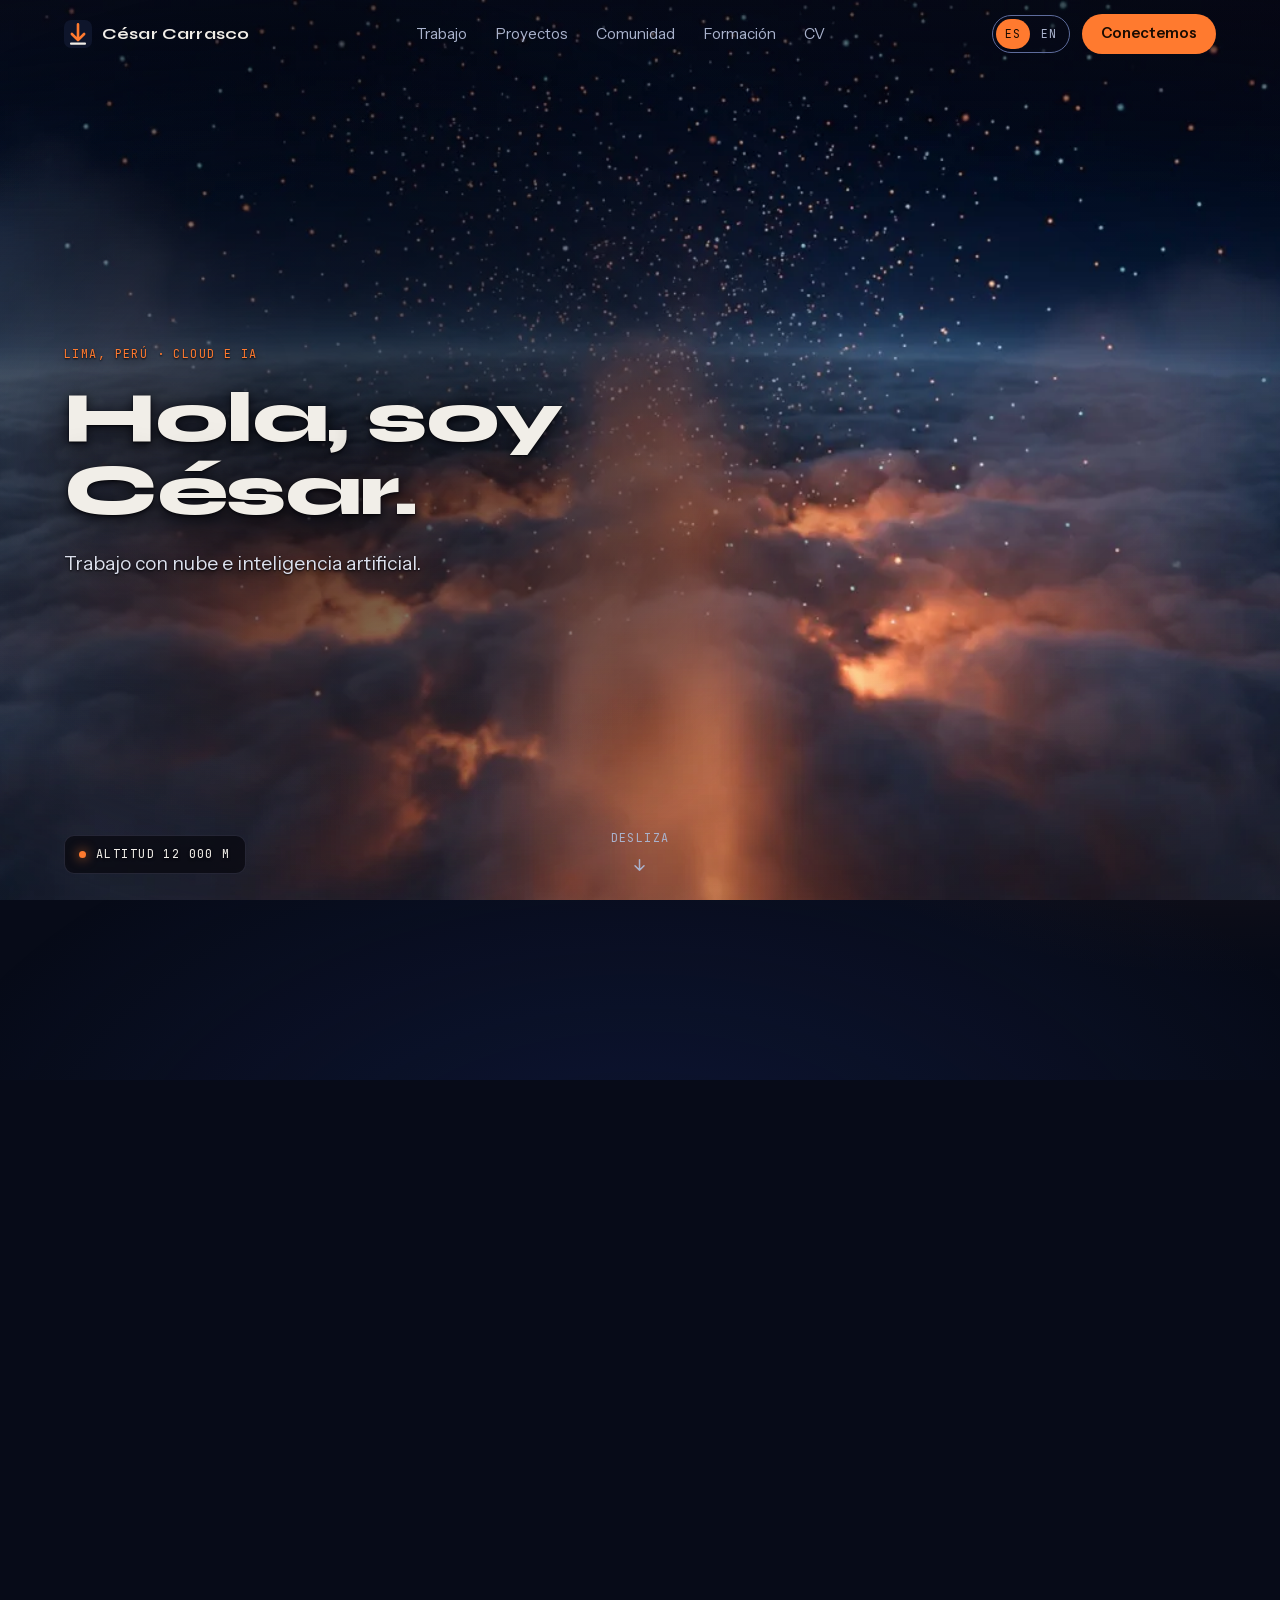
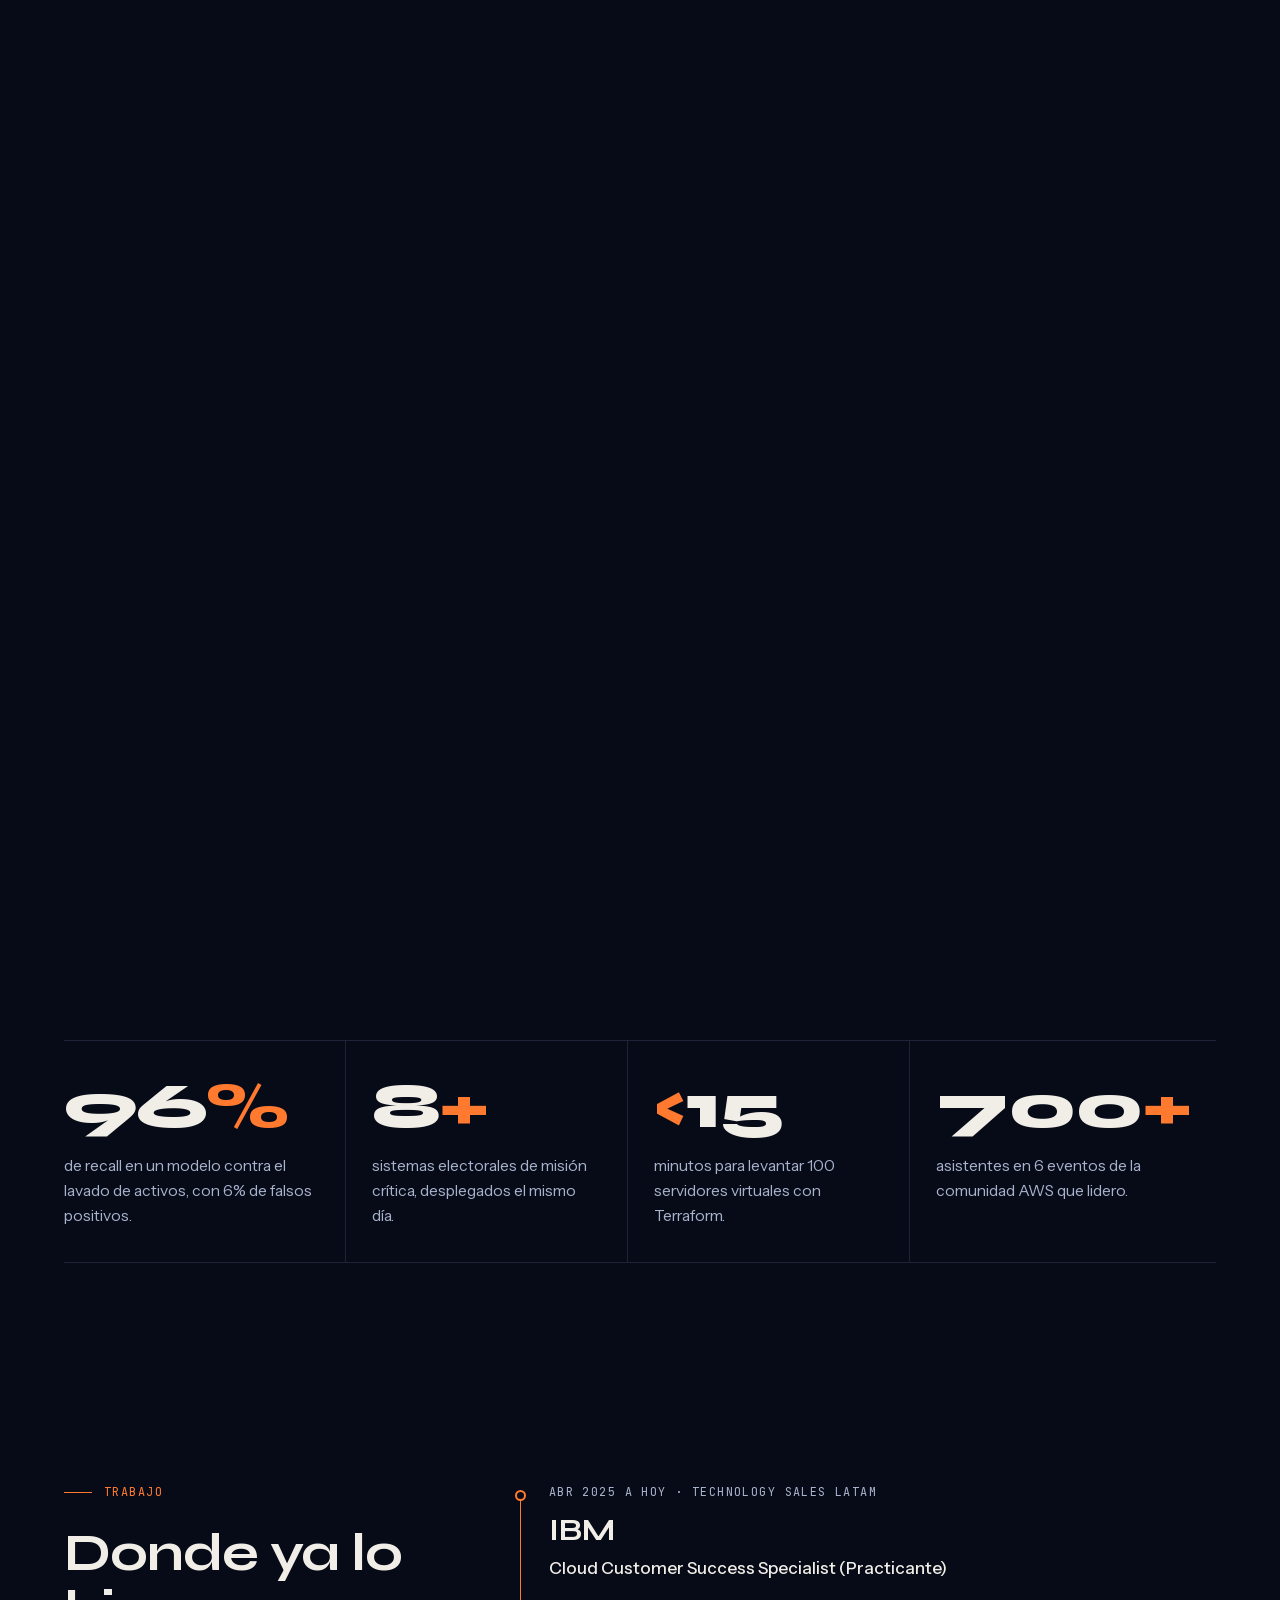
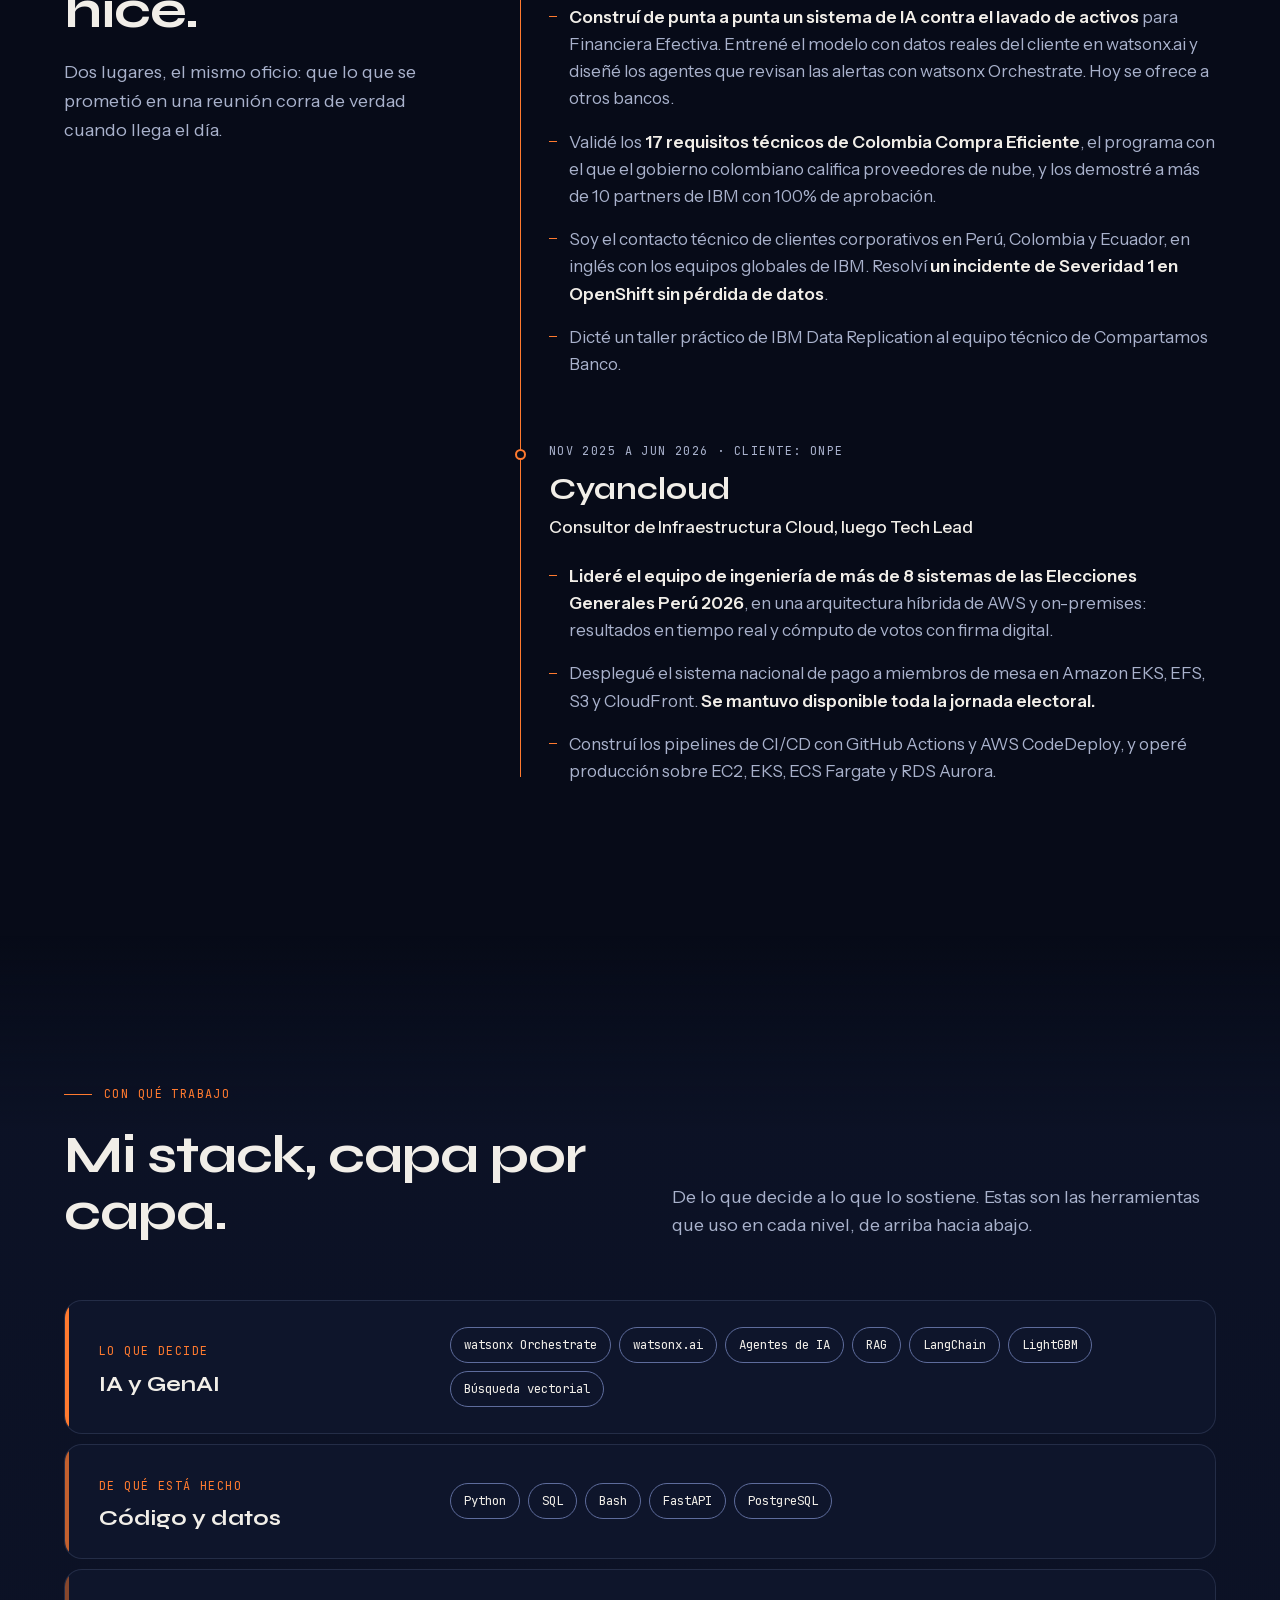
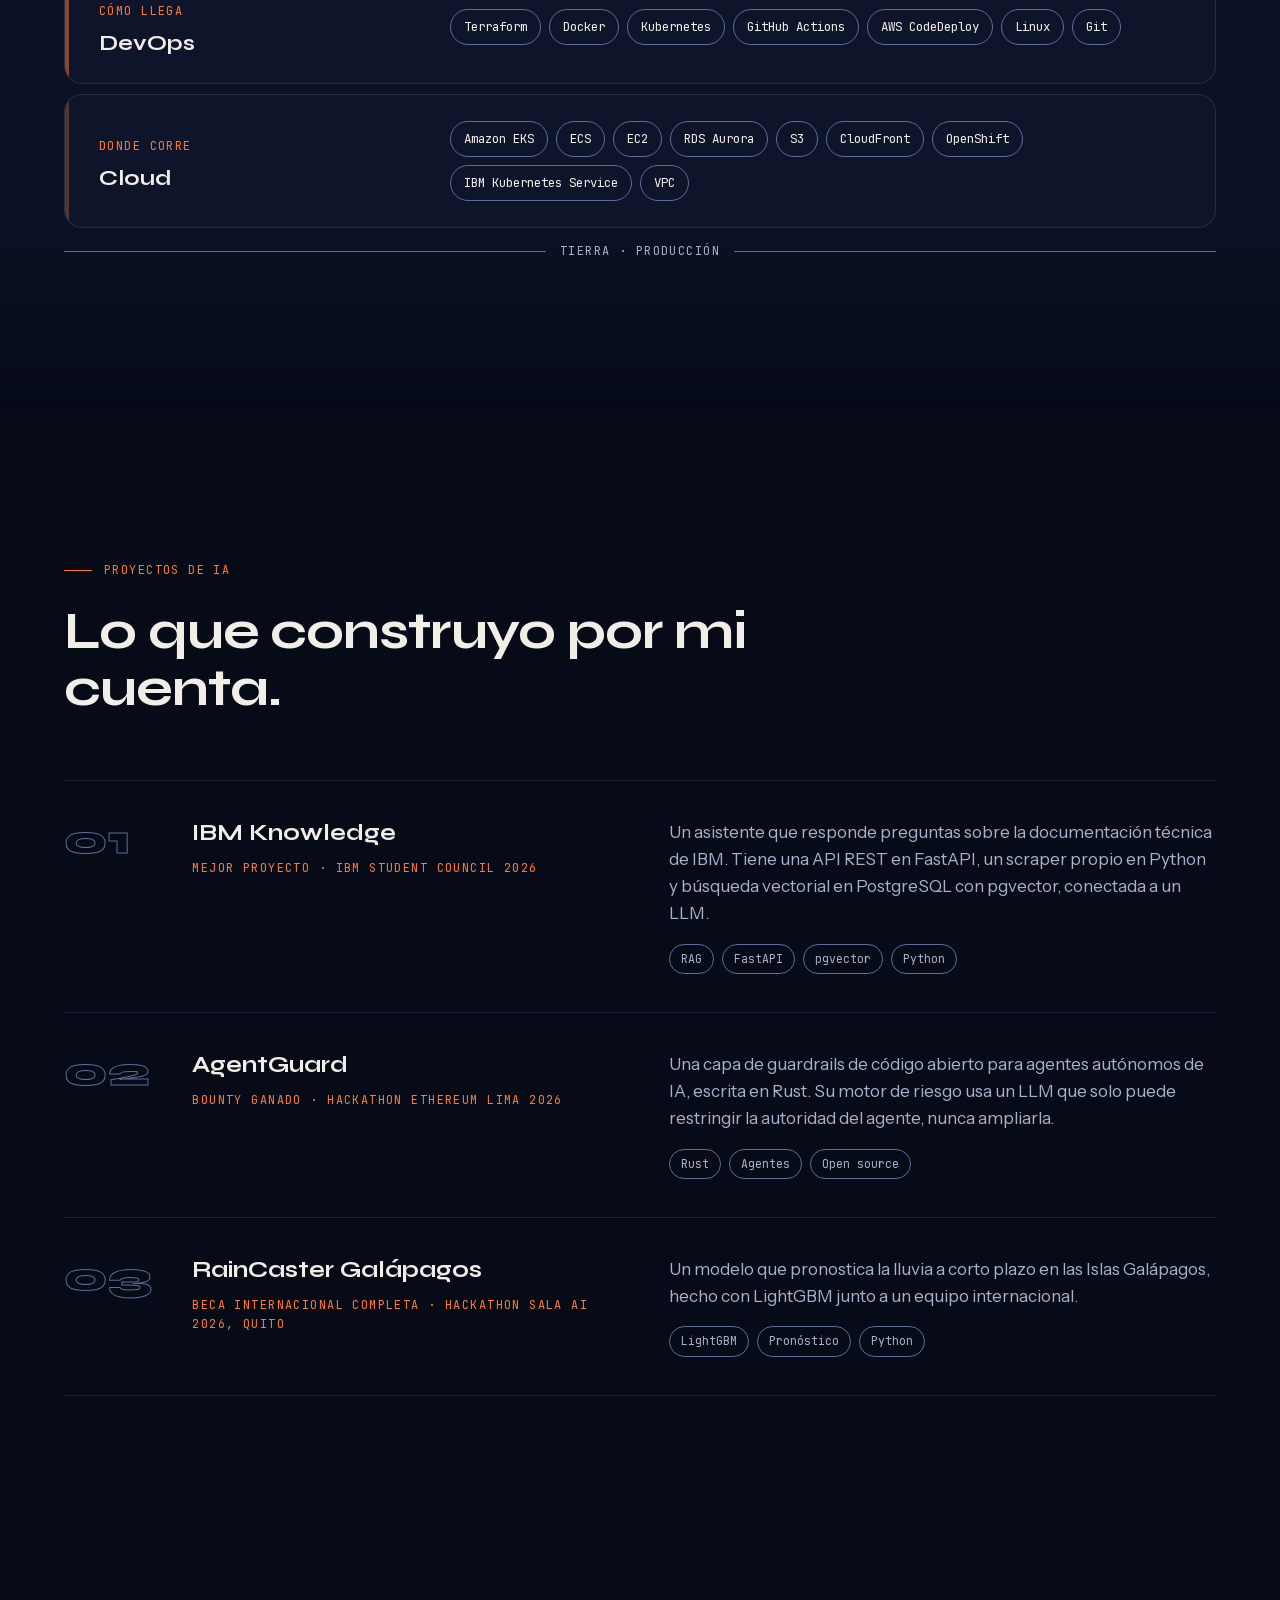
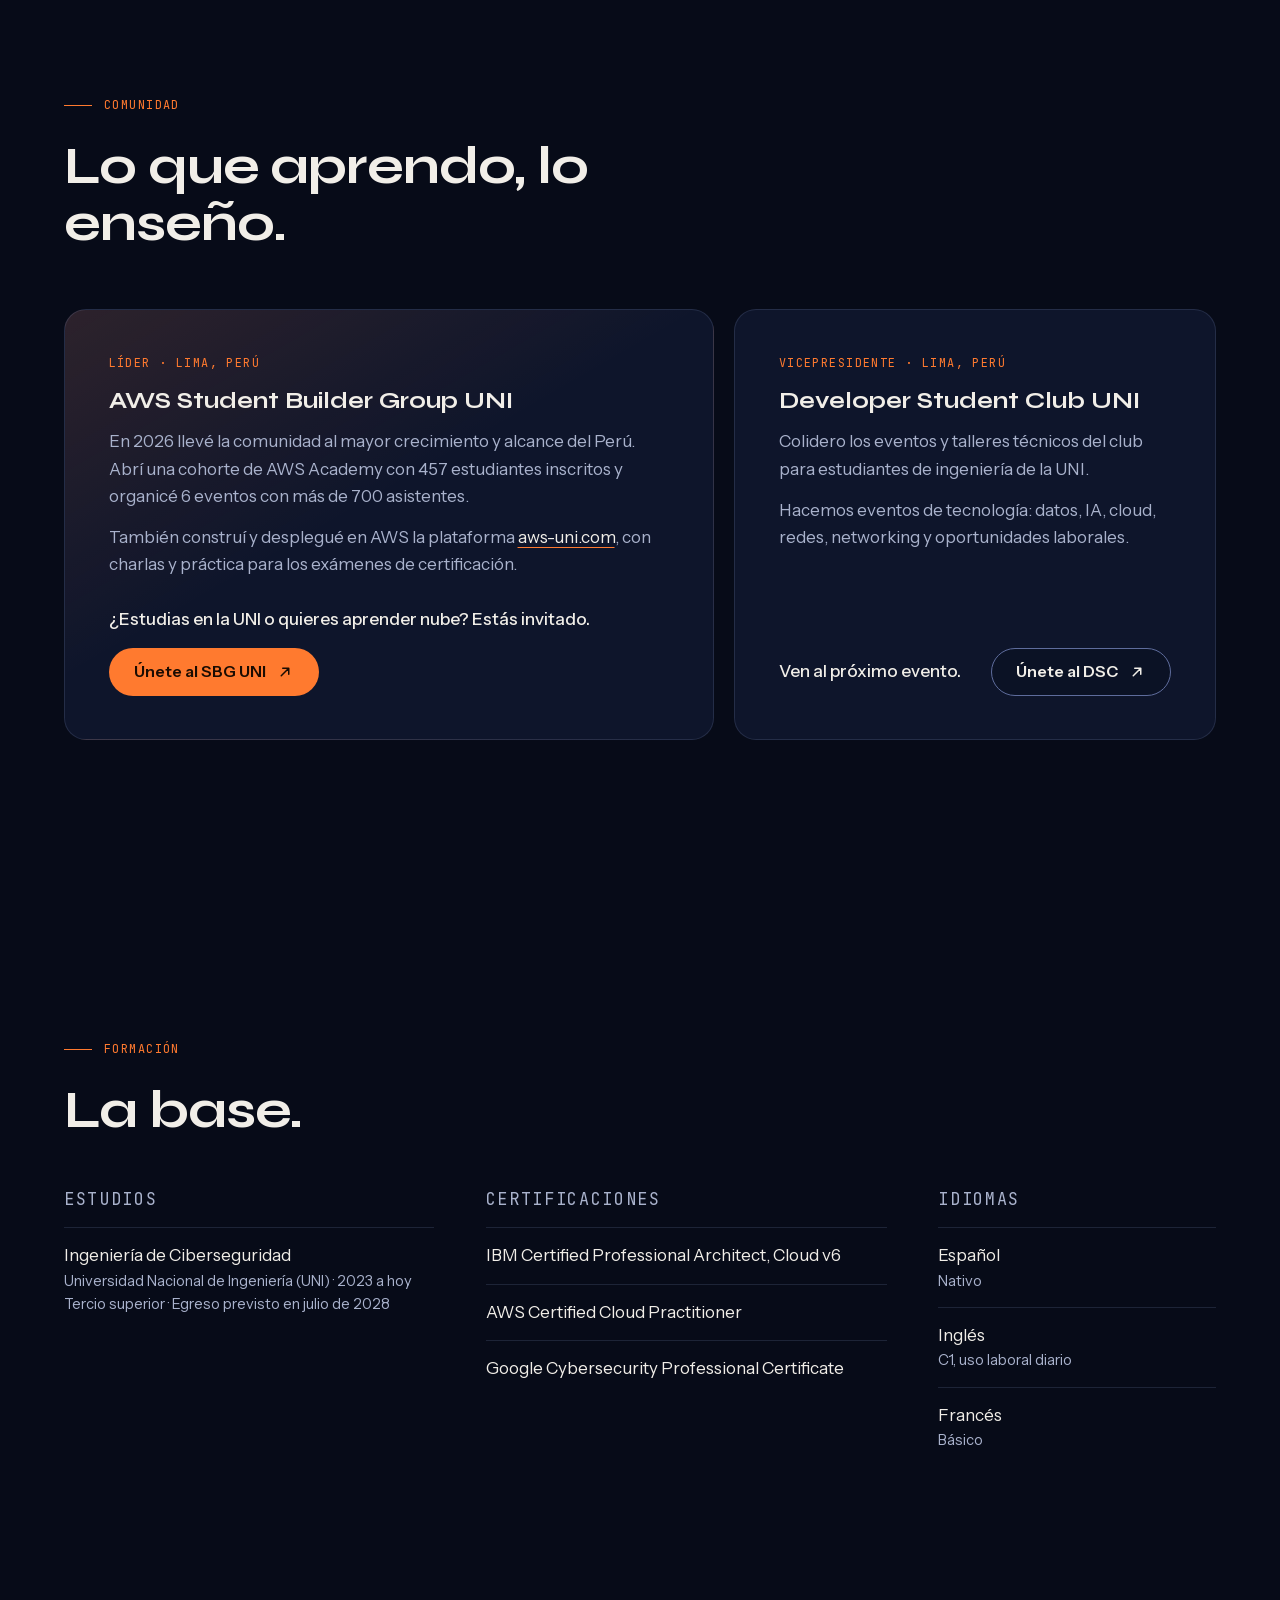
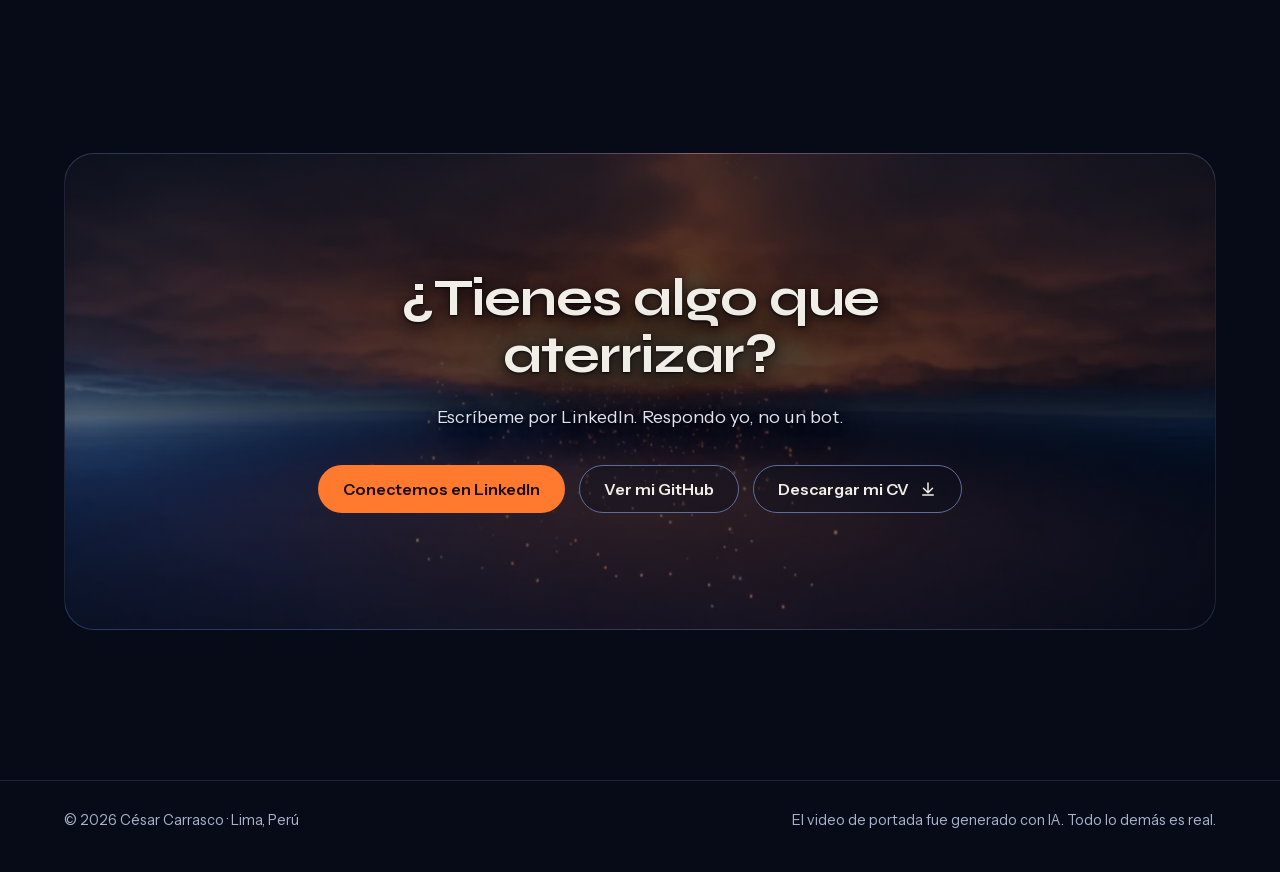
<file: site/index.html>
<!doctype html>
<html lang="es">
<head>
<meta charset="utf-8">
<meta name="viewport" content="width=device-width, initial-scale=1">
<title>César Carrasco · Cloud e IA</title>
<meta name="description" content="César Carrasco trabaja con nube e inteligencia artificial en Lima, Perú. Cloud Customer Success en IBM y líder del AWS Student Builder Group UNI.">
<meta name="theme-color" content="#070b18">
<!-- DEPLOY STEP: si cambia el dominio, actualizar las dos URLs de abajo -->
<meta property="og:url" content="https://main.d2bph0agvwxvyn.amplifyapp.com/">
<meta property="og:image" content="https://main.d2bph0agvwxvyn.amplifyapp.com/assets/hero-poster.jpg">
<meta property="og:title" content="César Carrasco · Cloud e IA">
<meta property="og:description" content="Aterrizo nube e inteligencia artificial en producción.">
<meta property="og:type" content="website">
<link rel="icon" href="data:image/svg+xml,%3Csvg xmlns='http://www.w3.org/2000/svg' viewBox='0 0 32 32'%3E%3Crect width='32' height='32' rx='8' fill='%23070b18'/%3E%3Cpath d='M16 5v17M9 16l7 7 7-7' fill='none' stroke='%23ff7a2f' stroke-width='3' stroke-linecap='round' stroke-linejoin='round'/%3E%3Cpath d='M8 27h16' stroke='%23f1eee8' stroke-width='2.4' stroke-linecap='round'/%3E%3C/svg%3E">
<link rel="alternate" hreflang="es" href="https://main.d2bph0agvwxvyn.amplifyapp.com/">
<link rel="alternate" hreflang="en" href="https://main.d2bph0agvwxvyn.amplifyapp.com/en/">
<link rel="alternate" hreflang="x-default" href="https://main.d2bph0agvwxvyn.amplifyapp.com/">
<script>if(!matchMedia('(prefers-reduced-motion: reduce)').matches){document.documentElement.classList.add('ld');setTimeout(function(){document.documentElement.classList.remove('ld')},11000)}</script>
<link rel="preload" href="assets/fonts/syne.woff2" as="font" type="font/woff2" crossorigin>
<link rel="preload" href="assets/fonts/instrument-sans.woff2" as="font" type="font/woff2" crossorigin>
<link rel="stylesheet" href="assets/site.css?v=20261013a">
</head>
<body>
<div class="loader" id="loader" role="status" aria-live="polite" data-msgs="Despegando ideas…|Atravesando la nube…|Esquivando diapositivas…|Buscando tierra firme…|Aterrizando en producción">
  <svg class="ld-scene" viewBox="0 0 120 120" aria-hidden="true">
    <defs><clipPath id="ldclip"><circle cx="60" cy="60" r="40"/></clipPath></defs>
    <circle class="ld-track" cx="60" cy="60" r="46"/>
    <circle class="ld-ring" cx="60" cy="60" r="46"/>
    <g clip-path="url(#ldclip)">
      <circle class="ld-sky" cx="60" cy="60" r="40"/>
      <g class="ld-cloud"><ellipse cx="34" cy="60" rx="20" ry="7"/><ellipse cx="46" cy="55" rx="12" ry="7"/></g>
      <g class="ld-cloud b"><ellipse cx="88" cy="60" rx="18" ry="6"/><ellipse cx="78" cy="56" rx="10" ry="6"/></g>
      <g class="ld-cloud c"><ellipse cx="60" cy="60" rx="26" ry="8"/></g>
      <circle class="ld-spark" cx="40" cy="60" r="1.6"/><circle class="ld-spark b" cx="74" cy="60" r="1.3"/>
      <circle class="ld-spark c" cx="86" cy="60" r="1.5"/><circle class="ld-spark d" cx="28" cy="60" r="1.2"/>
      <line class="ld-ground" x1="34" y1="88" x2="86" y2="88"/>
      <g class="ld-ship"><circle cx="60" cy="58" r="17"/><path d="M60 44v26M50 61l10 10 10-10"/></g>
    </g>
  </svg>
  <span class="ld-alt mono">Altitud 12 000 m</span>
  <span class="ld-msg">Despegando ideas…</span>
</div>
<a class="skip" href="#main">Saltar al contenido</a>
<div class="env" aria-hidden="true"></div>

<nav class="nav" aria-label="Principal">
  <a class="brand" href="#top" aria-label="César Carrasco, inicio">
    <svg viewBox="0 0 32 32" aria-hidden="true"><rect width="32" height="32" rx="8" fill="#0e152b"/><path d="M16 5v17M9 16l7 7 7-7" fill="none" stroke="#ff7a2f" stroke-width="3" stroke-linecap="round" stroke-linejoin="round"/><path d="M8 27h16" stroke="#f1eee8" stroke-width="2.4" stroke-linecap="round"/></svg>
    <span>César Carrasco</span>
  </a>
  <ul>
    <li><a href="#trabajo">Trabajo</a></li>
    <li><a href="#proyectos">Proyectos</a></li>
    <li><a href="#comunidad">Comunidad</a></li>
    <li><a href="#formacion">Formación</a></li>
    <li><a href="assets/CV_Cesar_Carrasco.pdf" target="_blank" rel="noopener">CV</a></li>
  </ul>
  <div class="nav-end">
    <div class="lang" role="group" aria-label="Idioma"><span aria-current="true">ES</span><a href="en/" lang="en" hreflang="en" aria-label="Switch to English">EN</a></div>
    <a class="btn btn-primary" href="https://www.linkedin.com/in/cesar-carrasco-rojas" target="_blank" rel="noopener">Conectemos</a>
  </div>
</nav>

<header class="hero" id="top">
  <div class="stage" id="stage">
    <div class="poster" aria-hidden="true"></div>
    <div class="poster-end" aria-hidden="true"></div>
    <video id="heroVideo" preload="none" muted playsinline aria-hidden="true" tabindex="-1"></video>
    <div class="scrim" aria-hidden="true"></div>

    <div class="band band-1" data-a="0" data-b="0.27">
      <div class="copy">
        <span class="kicker mono">Lima, Perú · Cloud e IA</span>
        <p class="h1" data-split>Hola, soy César.</p>
        <p class="sub">Trabajo con nube e inteligencia artificial.</p>
      </div>
    </div>

    <div class="band band-2" data-a="0.36" data-b="0.6">
      <div class="copy">
        <p class="h1">Muchas ideas se quedan en la nube.</p>
        <p class="sub">En una demo, en una diapositiva, en un piloto.</p>
      </div>
    </div>

    <div class="band band-3" data-a="0.72" data-b="1">
      <div class="copy">
        <span class="kicker mono">César Carrasco · Cloud e IA</span>
        <h1 data-split>Yo las aterrizo en producción.</h1>
        <p class="sub">Hago Cloud e IA en IBM. Lideré la ingeniería de más de 8 sistemas de las Elecciones Generales Perú 2026.</p>
        <div class="cta">
          <a class="btn btn-primary" href="https://www.linkedin.com/in/cesar-carrasco-rojas" target="_blank" rel="noopener">Conectemos en LinkedIn</a>
          <a class="btn btn-ghost" href="#trabajo">Ver mi trabajo</a>
        </div>
      </div>
      <figure class="portrait">
        <img src="assets/retrato.webp" alt="Retrato de César Carrasco, con saco oscuro sobre fondo naranja" width="720" height="964" decoding="async">
        <figcaption class="mono"><span>César Carrasco</span><span>Lima, PE</span></figcaption>
      </figure>
    </div>

    <div class="hud chip mono" aria-hidden="true"><i></i><span id="alt">Altitud 12 000 m</span></div>
    <div class="cue mono" id="cue" aria-hidden="true">Desliza<svg viewBox="0 0 24 24" fill="none" stroke="currentColor" stroke-width="2" stroke-linecap="round" stroke-linejoin="round"><path d="M12 5v14M6 13l6 6 6-6"/></svg></div>
    <svg class="ring" viewBox="0 0 48 48" aria-hidden="true"><circle cx="24" cy="24" r="20" fill="none" stroke="currentColor" stroke-width="3" stroke-dasharray="126" style="stroke-dashoffset:var(--ld,126)"/></svg>
  </div>
</header>

<main id="main" tabindex="-1">

  <section class="nums rv" aria-label="Resultados en números">
    <div class="wrap grid">
      <div class="num r"><b><span data-n="96">96</span><em>%</em></b><p>de recall en un modelo contra el lavado de activos, con 6% de falsos positivos.</p></div>
      <div class="num r"><b><span data-n="8">8</span><em>+</em></b><p>sistemas electorales de misión crítica, desplegados el mismo día.</p></div>
      <div class="num r"><b><em>&lt;</em><span data-n="15">15</span></b><p>minutos para levantar 100 servidores virtuales con Terraform.</p></div>
      <div class="num r"><b><span data-n="700">700</span><em>+</em></b><p>asistentes en 6 eventos de la comunidad AWS que lidero.</p></div>
    </div>
  </section>

  <section class="xp" id="trabajo">
    <div class="wrap">
      <div class="side rv">
        <p class="label mono r">Trabajo</p>
        <h2 class="r"><span>Donde ya lo hice.</span></h2>
        <p class="lede r"><span>Dos lugares, el mismo oficio: que lo que se prometió en una reunión corra de verdad cuando llega el día.</span></p>
      </div>
      <div class="track" id="track">
        <i class="fill" aria-hidden="true"></i>
        <article class="job rv">
          <p class="when mono r">Abr 2025 a hoy · Technology Sales LatAm</p>
          <h3 class="r">IBM</h3>
          <p class="role r">Cloud Customer Success Specialist (Practicante)</p>
          <ul class="r">
            <li><strong>Construí de punta a punta un sistema de IA contra el lavado de activos</strong> para Financiera Efectiva. Entrené el modelo con datos reales del cliente en watsonx.ai y diseñé los agentes que revisan las alertas con watsonx Orchestrate. Hoy se ofrece a otros bancos.</li>
            <li>Validé los <strong>17 requisitos técnicos de Colombia Compra Eficiente</strong>, el programa con el que el gobierno colombiano califica proveedores de nube, y los demostré a más de 10 partners de IBM con 100% de aprobación.</li>
            <li>Soy el contacto técnico de clientes corporativos en Perú, Colombia y Ecuador, en inglés con los equipos globales de IBM. Resolví <strong>un incidente de Severidad 1 en OpenShift sin pérdida de datos</strong>.</li>
            <li>Dicté un taller práctico de IBM Data Replication al equipo técnico de Compartamos Banco.</li>
          </ul>
        </article>
        <article class="job rv">
          <p class="when mono r">Nov 2025 a Jun 2026 · Cliente: ONPE</p>
          <h3 class="r">Cyancloud</h3>
          <p class="role r">Consultor de Infraestructura Cloud, luego Tech Lead</p>
          <ul class="r">
            <li><strong>Lideré el equipo de ingeniería de más de 8 sistemas de las Elecciones Generales Perú 2026</strong>, en una arquitectura híbrida de AWS y on-premises: resultados en tiempo real y cómputo de votos con firma digital.</li>
            <li>Desplegué el sistema nacional de pago a miembros de mesa en Amazon EKS, EFS, S3 y CloudFront. <strong>Se mantuvo disponible toda la jornada electoral.</strong></li>
            <li>Construí los pipelines de CI/CD con GitHub Actions y AWS CodeDeploy, y operé producción sobre EC2, EKS, ECS Fargate y RDS Aurora.</li>
          </ul>
        </article>
      </div>
    </div>
  </section>

  <section class="stk" id="stack">
    <div class="wrap">
      <div class="top rv">
        <div class="r">
          <p class="label mono">Con qué trabajo</p>
          <h2><span>Mi stack, capa por capa.</span></h2>
        </div>
        <p class="lede r"><span>De lo que decide a lo que lo sostiene. Estas son las herramientas que uso en cada nivel, de arriba hacia abajo.</span></p>
      </div>
      <div class="layers" id="layers">
        <article class="layer" style="--row:0;--lv:1">
          <div><span class="mono">Lo que decide</span><h3>IA y GenAI</h3></div>
          <ul class="chips"><li>watsonx Orchestrate</li><li>watsonx.ai</li><li>Agentes de IA</li><li>RAG</li><li>LangChain</li><li>LightGBM</li><li>Búsqueda vectorial</li></ul>
        </article>
        <article class="layer" style="--row:1;--lv:.75">
          <div><span class="mono">De qué está hecho</span><h3>Código y datos</h3></div>
          <ul class="chips"><li>Python</li><li>SQL</li><li>Bash</li><li>FastAPI</li><li>PostgreSQL</li></ul>
        </article>
        <article class="layer" style="--row:2;--lv:.5">
          <div><span class="mono">Cómo llega</span><h3>DevOps</h3></div>
          <ul class="chips"><li>Terraform</li><li>Docker</li><li>Kubernetes</li><li>GitHub Actions</li><li>AWS CodeDeploy</li><li>Linux</li><li>Git</li></ul>
        </article>
        <article class="layer" style="--row:3;--lv:.3">
          <div><span class="mono">Donde corre</span><h3>Cloud</h3></div>
          <ul class="chips"><li>Amazon EKS</li><li>ECS</li><li>EC2</li><li>RDS Aurora</li><li>S3</li><li>CloudFront</li><li>OpenShift</li><li>IBM Kubernetes Service</li><li>VPC</li></ul>
        </article>
      </div>
      <p class="ground mono" aria-hidden="true">Tierra · producción</p>
    </div>
  </section>

  <section class="proj" id="proyectos">
    <div class="wrap">
      <div class="rv">
        <p class="label mono r">Proyectos de IA</p>
        <h2 class="r"><span>Lo que construyo por mi cuenta.</span></h2>
      </div>
      <div class="list">
        <article class="row rv">
          <span class="idx r" aria-hidden="true">01</span>
          <div class="r"><h3>IBM Knowledge</h3><span class="award mono">Mejor Proyecto · IBM Student Council 2026</span></div>
          <div class="r"><p>Un asistente que responde preguntas sobre la documentación técnica de IBM. Tiene una API REST en FastAPI, un scraper propio en Python y búsqueda vectorial en PostgreSQL con pgvector, conectada a un LLM.</p><div class="tags"><span>RAG</span><span>FastAPI</span><span>pgvector</span><span>Python</span></div></div>
        </article>
        <article class="row rv">
          <span class="idx r" aria-hidden="true">02</span>
          <div class="r"><h3>AgentGuard</h3><span class="award mono">Bounty ganado · Hackathon Ethereum Lima 2026</span></div>
          <div class="r"><p>Una capa de guardrails de código abierto para agentes autónomos de IA, escrita en Rust. Su motor de riesgo usa un LLM que solo puede restringir la autoridad del agente, nunca ampliarla.</p><div class="tags"><span>Rust</span><span>Agentes</span><span>Open source</span></div></div>
        </article>
        <article class="row rv">
          <span class="idx r" aria-hidden="true">03</span>
          <div class="r"><h3>RainCaster Galápagos</h3><span class="award mono">Beca internacional completa · Hackathon SALA AI 2026, Quito</span></div>
          <div class="r"><p>Un modelo que pronostica la lluvia a corto plazo en las Islas Galápagos, hecho con LightGBM junto a un equipo internacional.</p><div class="tags"><span>LightGBM</span><span>Pronóstico</span><span>Python</span></div></div>
        </article>
      </div>
    </div>
  </section>

  <section class="comm" id="comunidad">
    <div class="wrap">
      <div class="head rv">
        <p class="label mono r">Comunidad</p>
        <h2 class="r"><span>Lo que aprendo, lo enseño.</span></h2>
      </div>
      <article class="card big rv">
        <span class="mono r">Líder · Lima, Perú</span>
        <h3 class="r">AWS Student Builder Group UNI</h3>
        <p class="r"><span>En 2026 llevé la comunidad al mayor crecimiento y alcance del Perú. Abrí una cohorte de AWS Academy con 457 estudiantes inscritos y organicé 6 eventos con más de 700 asistentes.</span></p>
        <p class="r"><span>También construí y desplegué en AWS la plataforma <a class="inline" href="https://aws-uni.com" target="_blank" rel="noopener">aws-uni.com</a>, con charlas y práctica para los exámenes de certificación.</span></p>
        <div class="join r"><p>¿Estudias en la UNI o quieres aprender nube? Estás invitado.</p><a class="btn btn-primary" href="https://linktr.ee/AWSCloudClubUNI" target="_blank" rel="noopener">Únete al SBG UNI<svg viewBox="0 0 24 24" fill="none" stroke="currentColor" stroke-width="2" stroke-linecap="round" stroke-linejoin="round" aria-hidden="true"><path d="M7 17L17 7M9 7h8v8"/></svg></a></div>
      </article>
      <article class="card rv">
        <span class="mono r">Vicepresidente · Lima, Perú</span>
        <h3 class="r">Developer Student Club UNI</h3>
        <p class="r"><span>Colidero los eventos y talleres técnicos del club para estudiantes de ingeniería de la UNI.</span></p>
        <p class="r"><span>Hacemos eventos de tecnología: datos, IA, cloud, redes, networking y oportunidades laborales.</span></p>
        <div class="join r"><p>Ven al próximo evento.</p><a class="btn btn-ghost" href="https://devsc.netlify.app/" target="_blank" rel="noopener">Únete al DSC<svg viewBox="0 0 24 24" fill="none" stroke="currentColor" stroke-width="2" stroke-linecap="round" stroke-linejoin="round" aria-hidden="true"><path d="M7 17L17 7M9 7h8v8"/></svg></a></div>
      </article>
    </div>
  </section>

  <section class="edu" id="formacion">
    <div class="wrap rv">
      <p class="label mono r">Formación</p>
      <h2 class="r"><span>La base.</span></h2>
      <div class="cols r">
        <div><h3>Estudios</h3><ul><li>Ingeniería de Ciberseguridad<small>Universidad Nacional de Ingeniería (UNI) · 2023 a hoy</small><small>Tercio superior · Egreso previsto en julio de 2028</small></li></ul></div>
        <div><h3>Certificaciones</h3><ul><li>IBM Certified Professional Architect, Cloud v6</li><li>AWS Certified Cloud Practitioner</li><li>Google Cybersecurity Professional Certificate</li></ul></div>
        <div><h3>Idiomas</h3><ul><li>Español<small>Nativo</small></li><li>Inglés<small>C1, uso laboral diario</small></li><li>Francés<small>Básico</small></li></ul></div>
      </div>
    </div>
  </section>

  <section class="end" id="contacto">
    <div class="box rv">
      <h2 class="r"><span>¿Tienes algo que aterrizar?</span></h2>
      <p class="lede r"><span>Escríbeme por LinkedIn. Respondo yo, no un bot.</span></p>
      <div class="cta r">
        <a class="btn btn-primary" href="https://www.linkedin.com/in/cesar-carrasco-rojas" target="_blank" rel="noopener">Conectemos en LinkedIn</a>
        <a class="btn btn-ghost" href="https://github.com/Ceskard26" target="_blank" rel="noopener">Ver mi GitHub</a>
        <a class="btn btn-ghost" href="assets/CV_Cesar_Carrasco.pdf" target="_blank" rel="noopener">Descargar mi CV<svg viewBox="0 0 24 24" fill="none" stroke="currentColor" stroke-width="2" stroke-linecap="round" stroke-linejoin="round" aria-hidden="true"><path d="M12 4v12M6 11l6 6 6-6M5 20h14"/></svg></a>
      </div>
    </div>
  </section>
</main>

<footer>
  <span>© 2026 César Carrasco · Lima, Perú</span>
  <span>El video de portada fue generado con IA. Todo lo demás es real.</span>
</footer>

<script src="assets/site.js?v=20261013a" defer></script>
</body>
</html>
</file>
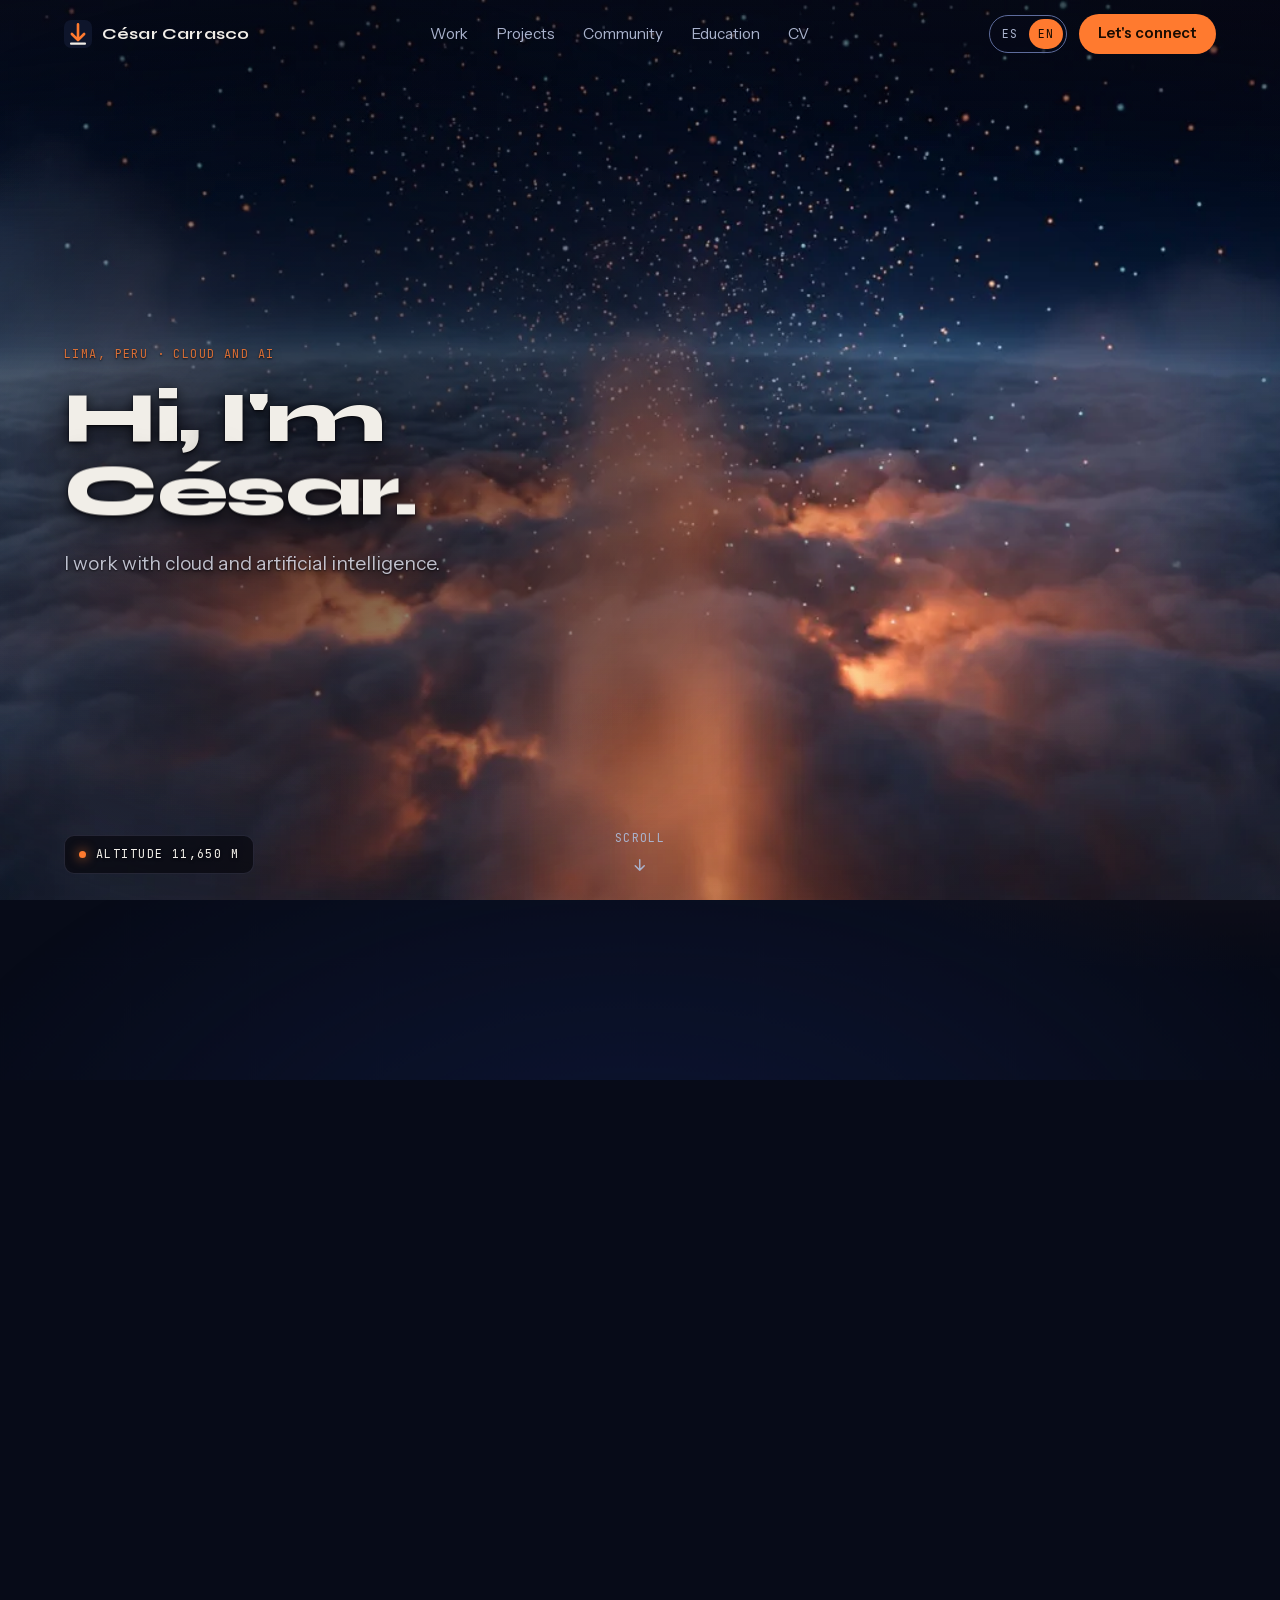
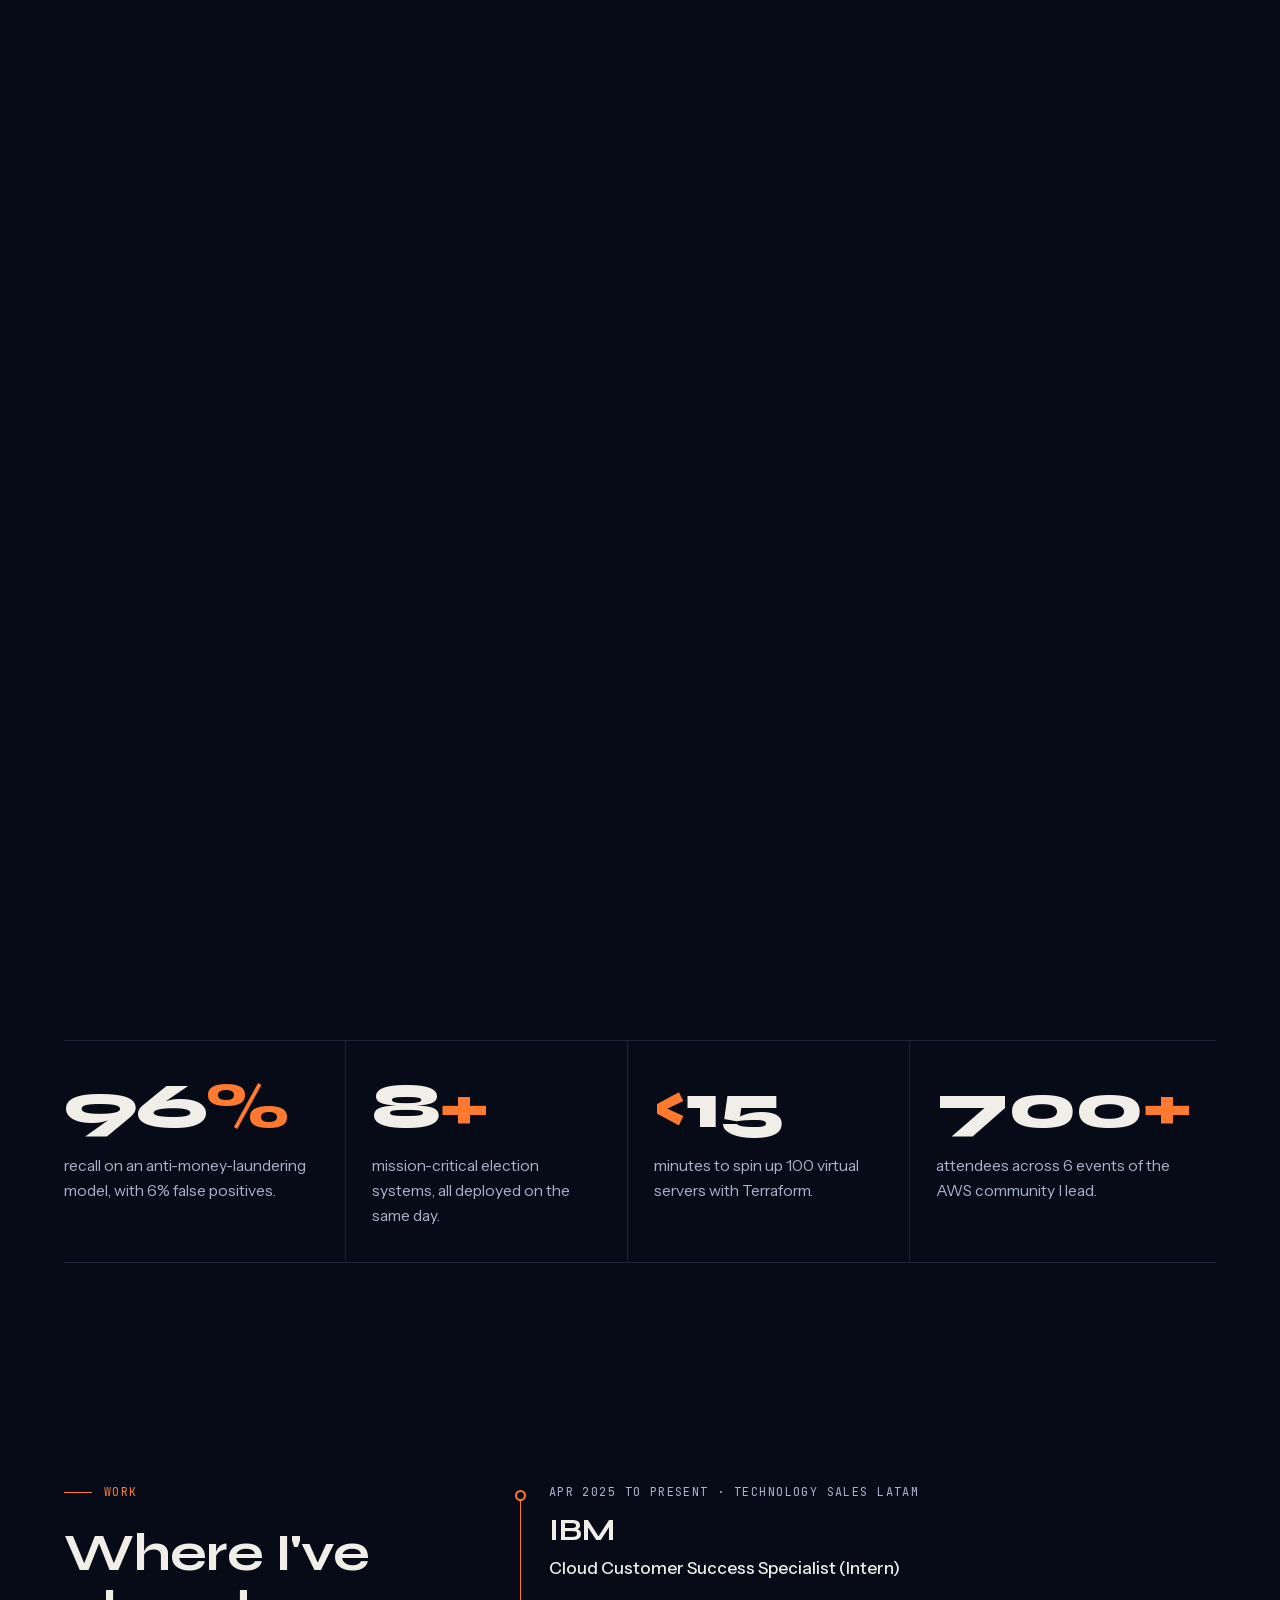
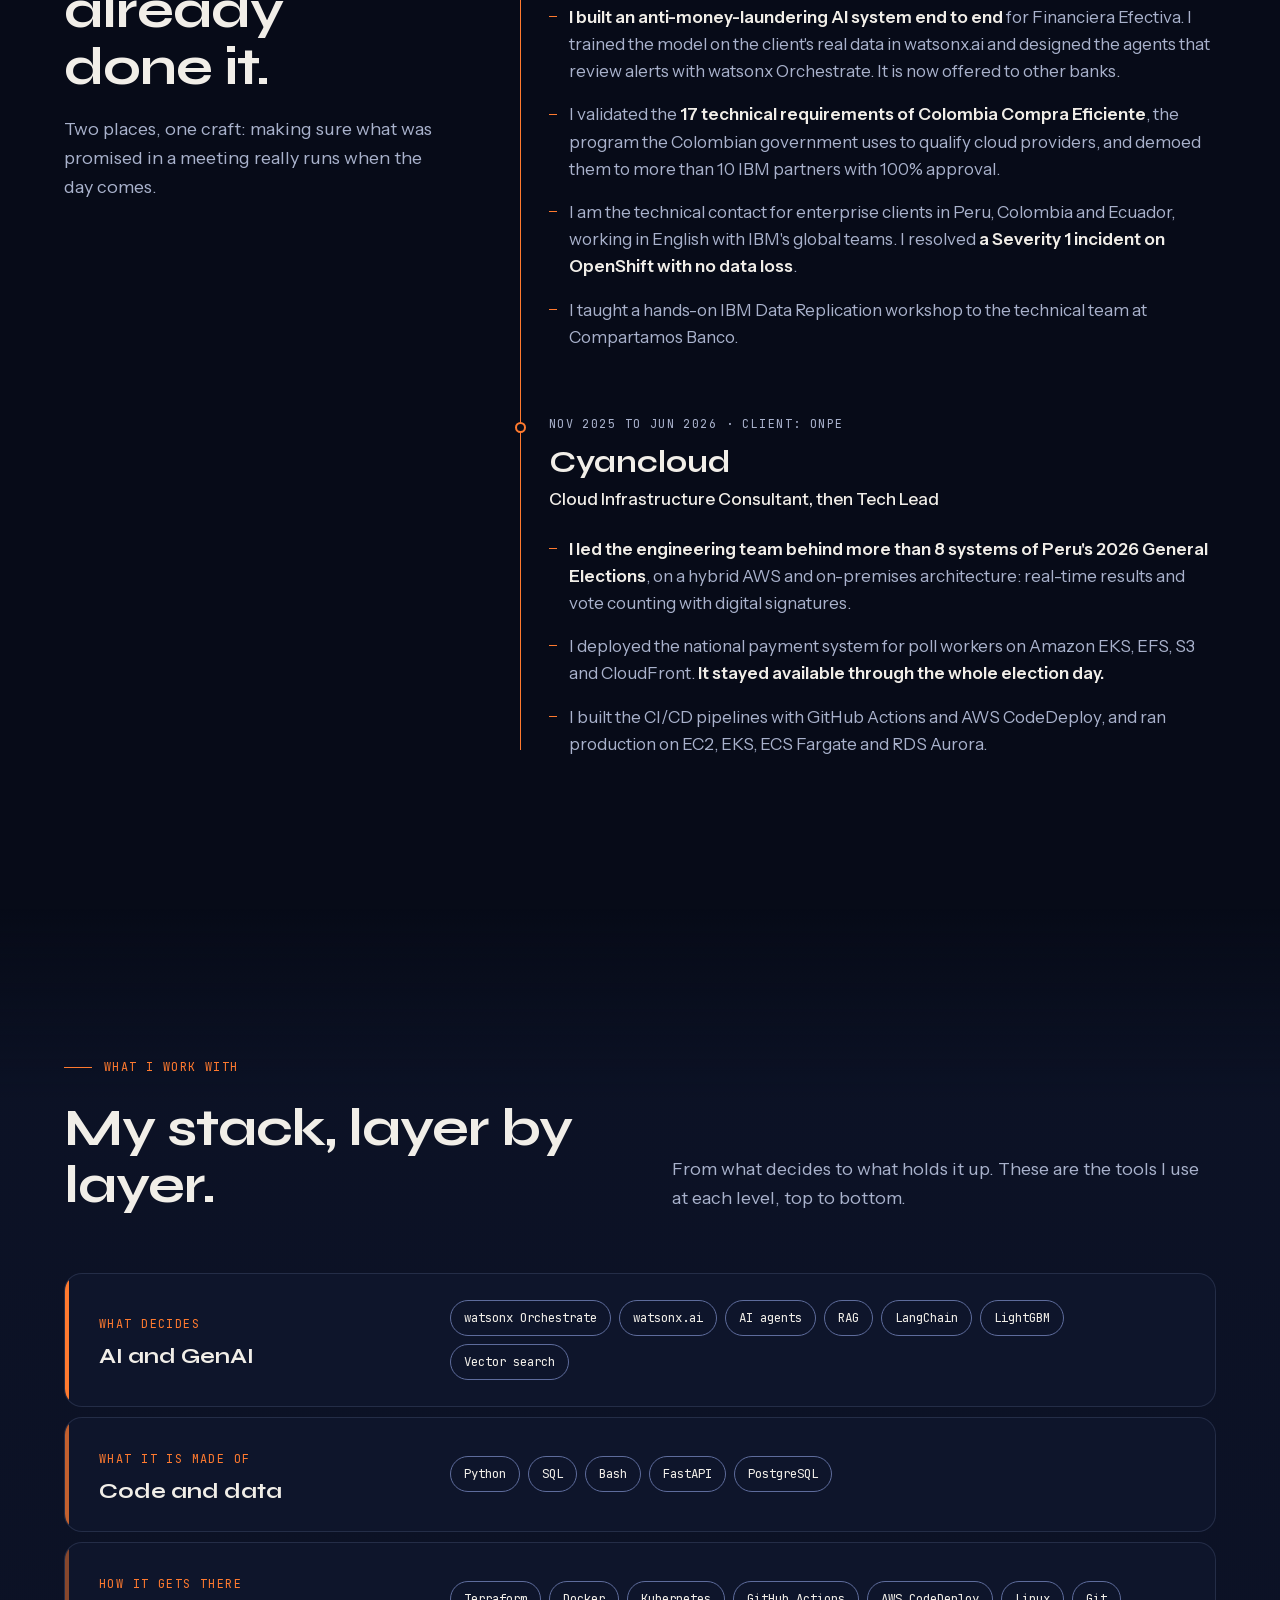
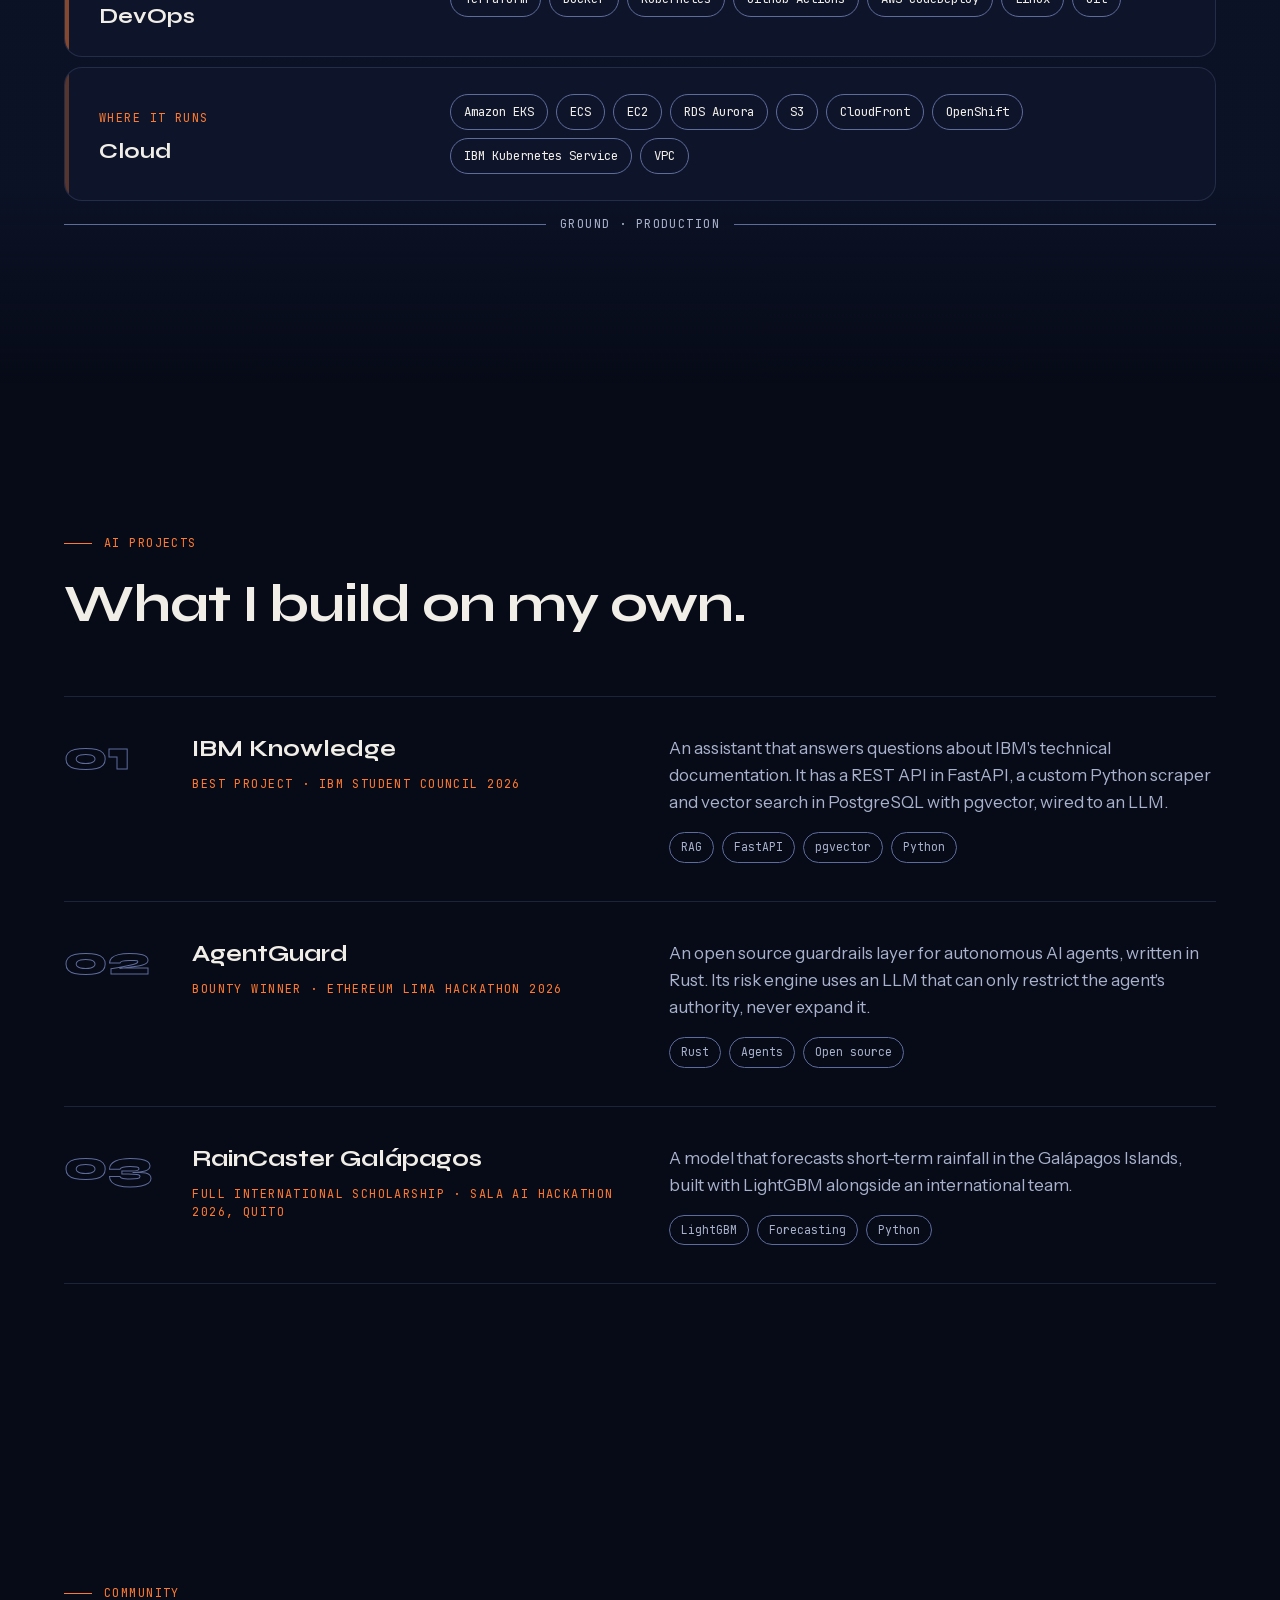
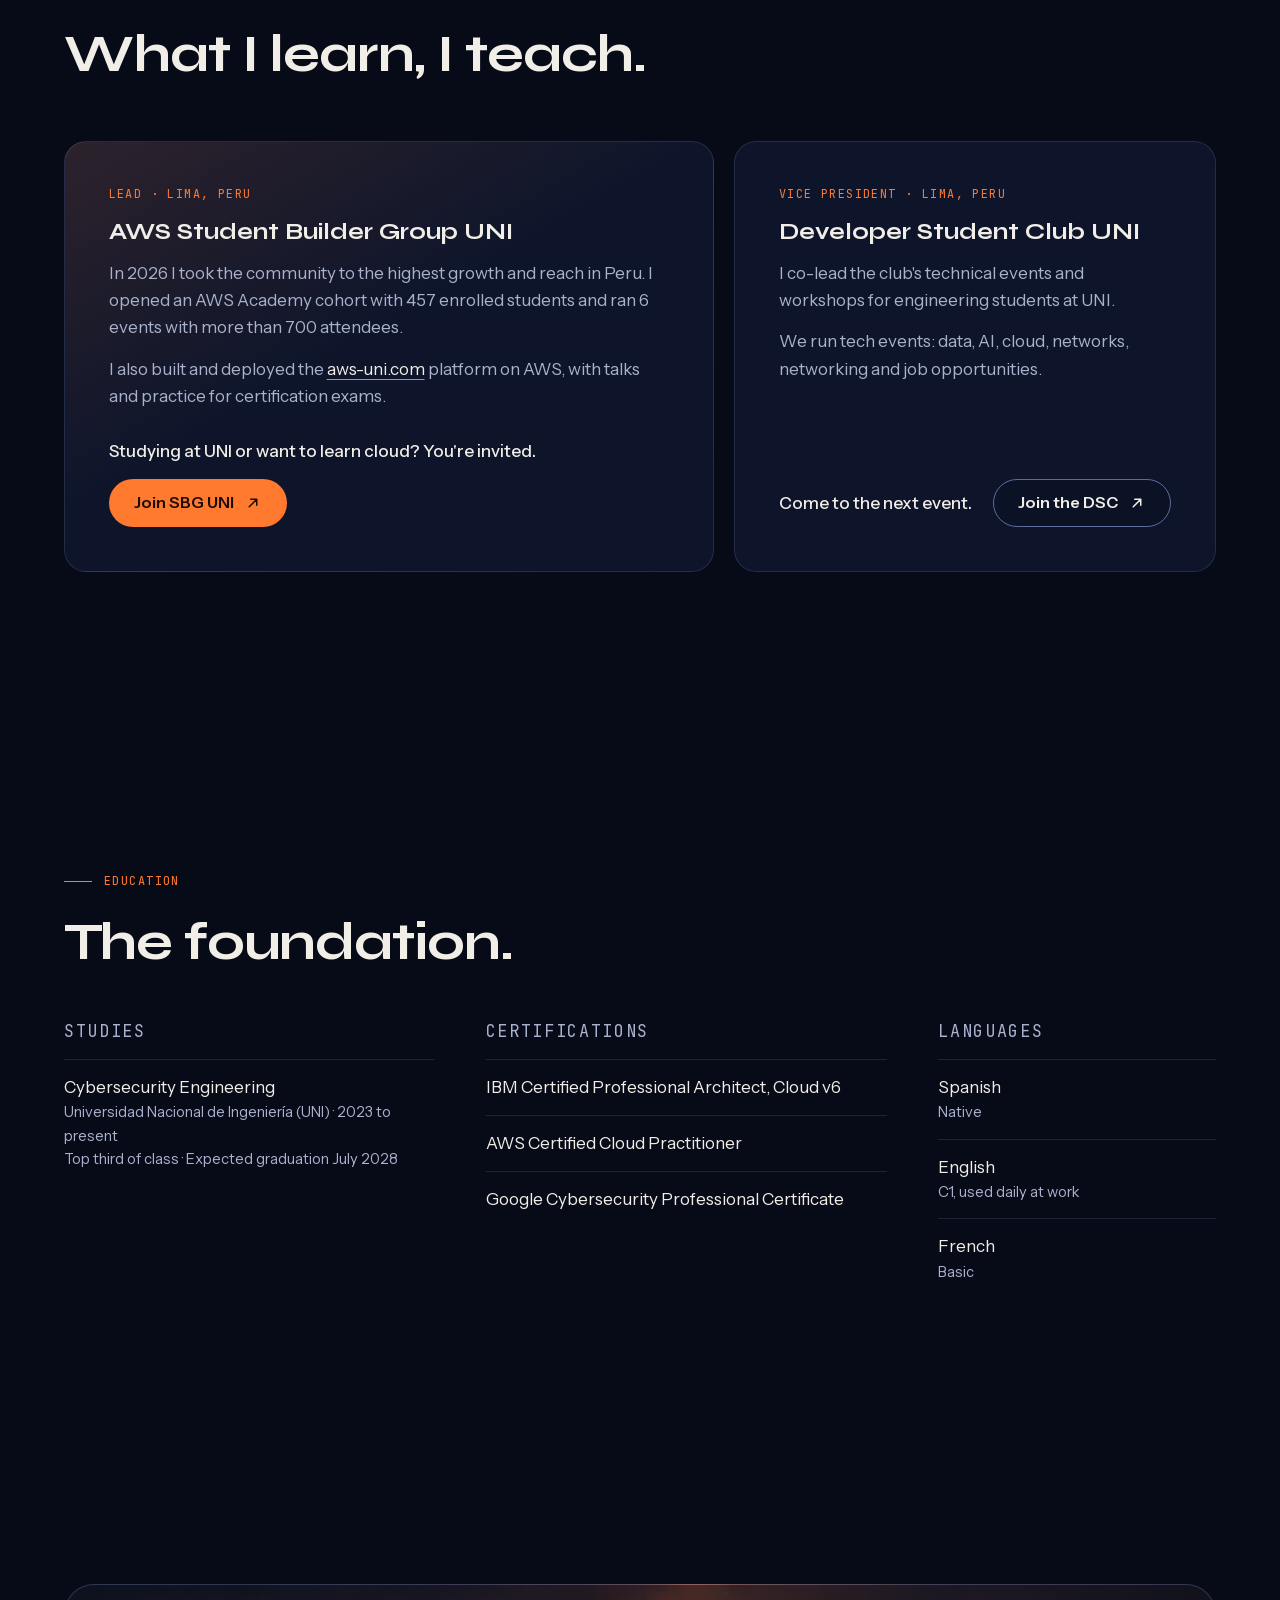
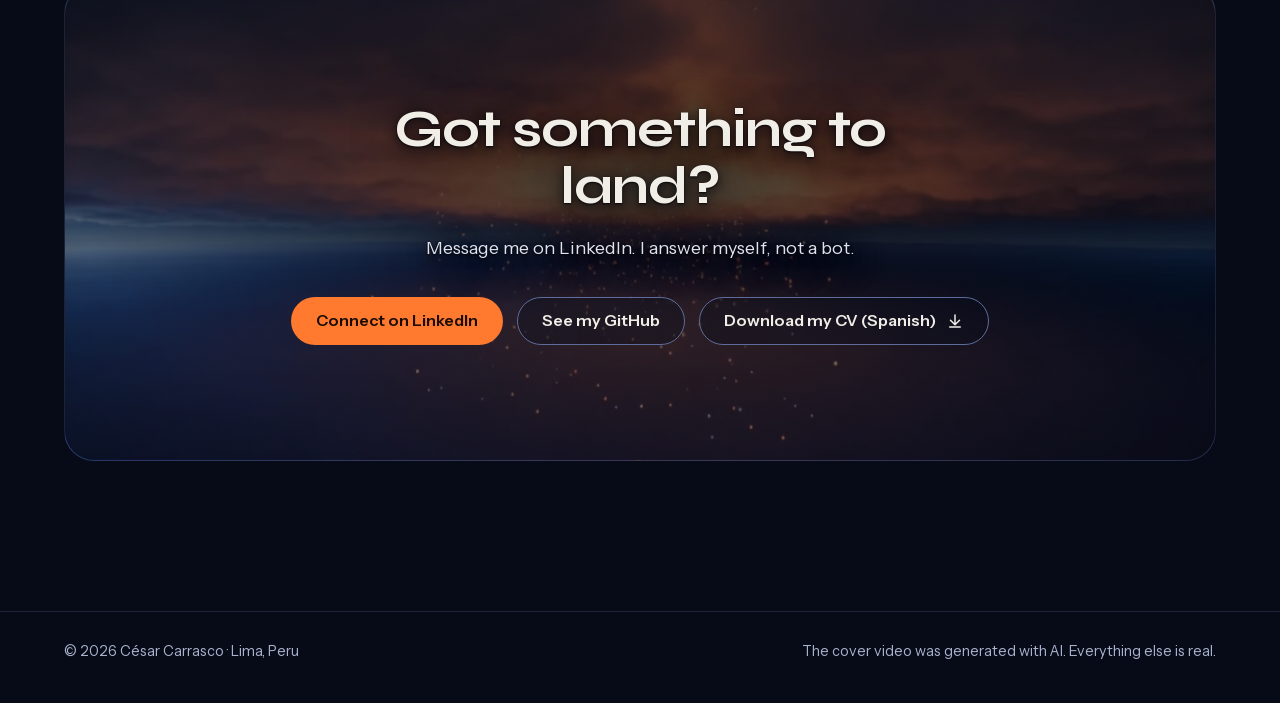
<file: site/en/index.html>
<!doctype html>
<html lang="en" data-base="../">
<head>
<meta charset="utf-8">
<meta name="viewport" content="width=device-width, initial-scale=1">
<title>César Carrasco · Cloud and AI</title>
<meta name="description" content="César Carrasco works with cloud and artificial intelligence in Lima, Peru. Cloud Customer Success at IBM and lead of the AWS Student Builder Group UNI.">
<meta name="theme-color" content="#070b18">
<!-- DEPLOY STEP: si cambia el dominio, actualizar las dos URLs de abajo -->
<meta property="og:url" content="https://main.d2bph0agvwxvyn.amplifyapp.com/en/">
<meta property="og:image" content="https://main.d2bph0agvwxvyn.amplifyapp.com/assets/hero-poster.jpg">
<meta property="og:title" content="César Carrasco · Cloud and AI">
<meta property="og:description" content="I land cloud and artificial intelligence in production.">
<meta property="og:type" content="website">
<link rel="icon" href="data:image/svg+xml,%3Csvg xmlns='http://www.w3.org/2000/svg' viewBox='0 0 32 32'%3E%3Crect width='32' height='32' rx='8' fill='%23070b18'/%3E%3Cpath d='M16 5v17M9 16l7 7 7-7' fill='none' stroke='%23ff7a2f' stroke-width='3' stroke-linecap='round' stroke-linejoin='round'/%3E%3Cpath d='M8 27h16' stroke='%23f1eee8' stroke-width='2.4' stroke-linecap='round'/%3E%3C/svg%3E">
<link rel="alternate" hreflang="es" href="https://main.d2bph0agvwxvyn.amplifyapp.com/">
<link rel="alternate" hreflang="en" href="https://main.d2bph0agvwxvyn.amplifyapp.com/en/">
<link rel="alternate" hreflang="x-default" href="https://main.d2bph0agvwxvyn.amplifyapp.com/">
<script>if(!matchMedia('(prefers-reduced-motion: reduce)').matches){document.documentElement.classList.add('ld');setTimeout(function(){document.documentElement.classList.remove('ld')},11000)}</script>
<link rel="preload" href="../assets/fonts/syne.woff2" as="font" type="font/woff2" crossorigin>
<link rel="preload" href="../assets/fonts/instrument-sans.woff2" as="font" type="font/woff2" crossorigin>
<link rel="stylesheet" href="../assets/site.css?v=20261013a">
</head>
<body>
<div class="loader" id="loader" role="status" aria-live="polite" data-msgs="Ideas taking off…|Crossing the cloud…|Dodging slide decks…|Looking for solid ground…|Landing in production">
  <svg class="ld-scene" viewBox="0 0 120 120" aria-hidden="true">
    <defs><clipPath id="ldclip"><circle cx="60" cy="60" r="40"/></clipPath></defs>
    <circle class="ld-track" cx="60" cy="60" r="46"/>
    <circle class="ld-ring" cx="60" cy="60" r="46"/>
    <g clip-path="url(#ldclip)">
      <circle class="ld-sky" cx="60" cy="60" r="40"/>
      <g class="ld-cloud"><ellipse cx="34" cy="60" rx="20" ry="7"/><ellipse cx="46" cy="55" rx="12" ry="7"/></g>
      <g class="ld-cloud b"><ellipse cx="88" cy="60" rx="18" ry="6"/><ellipse cx="78" cy="56" rx="10" ry="6"/></g>
      <g class="ld-cloud c"><ellipse cx="60" cy="60" rx="26" ry="8"/></g>
      <circle class="ld-spark" cx="40" cy="60" r="1.6"/><circle class="ld-spark b" cx="74" cy="60" r="1.3"/>
      <circle class="ld-spark c" cx="86" cy="60" r="1.5"/><circle class="ld-spark d" cx="28" cy="60" r="1.2"/>
      <line class="ld-ground" x1="34" y1="88" x2="86" y2="88"/>
      <g class="ld-ship"><circle cx="60" cy="58" r="17"/><path d="M60 44v26M50 61l10 10 10-10"/></g>
    </g>
  </svg>
  <span class="ld-alt mono">Altitude 12,000 m</span>
  <span class="ld-msg">Ideas taking off…</span>
</div>
<a class="skip" href="#main">Skip to content</a>
<div class="env" aria-hidden="true"></div>

<nav class="nav" aria-label="Main">
  <a class="brand" href="#top" aria-label="César Carrasco, home">
    <svg viewBox="0 0 32 32" aria-hidden="true"><rect width="32" height="32" rx="8" fill="#0e152b"/><path d="M16 5v17M9 16l7 7 7-7" fill="none" stroke="#ff7a2f" stroke-width="3" stroke-linecap="round" stroke-linejoin="round"/><path d="M8 27h16" stroke="#f1eee8" stroke-width="2.4" stroke-linecap="round"/></svg>
    <span>César Carrasco</span>
  </a>
  <ul>
    <li><a href="#trabajo">Work</a></li>
    <li><a href="#proyectos">Projects</a></li>
    <li><a href="#comunidad">Community</a></li>
    <li><a href="#formacion">Education</a></li>
    <li><a href="../assets/CV_Cesar_Carrasco.pdf" target="_blank" rel="noopener">CV</a></li>
  </ul>
  <div class="nav-end">
    <div class="lang" role="group" aria-label="Language"><a href="../" lang="es" hreflang="es" aria-label="Cambiar a español">ES</a><span aria-current="true">EN</span></div>
    <a class="btn btn-primary" href="https://www.linkedin.com/in/cesar-carrasco-rojas" target="_blank" rel="noopener">Let's connect</a>
  </div>
</nav>

<header class="hero" id="top">
  <div class="stage" id="stage">
    <div class="poster" aria-hidden="true"></div>
    <div class="poster-end" aria-hidden="true"></div>
    <video id="heroVideo" preload="none" muted playsinline aria-hidden="true" tabindex="-1"></video>
    <div class="scrim" aria-hidden="true"></div>

    <div class="band band-1" data-a="0" data-b="0.27">
      <div class="copy">
        <span class="kicker mono">Lima, Peru · Cloud and AI</span>
        <p class="h1" data-split>Hi, I'm César.</p>
        <p class="sub">I work with cloud and artificial intelligence.</p>
      </div>
    </div>

    <div class="band band-2" data-a="0.36" data-b="0.6">
      <div class="copy">
        <p class="h1">Many ideas never leave the cloud.</p>
        <p class="sub">Stuck in a demo, a slide, a pilot.</p>
      </div>
    </div>

    <div class="band band-3" data-a="0.72" data-b="1">
      <div class="copy">
        <span class="kicker mono">César Carrasco · Cloud and AI</span>
        <h1 data-split>I land them in production.</h1>
        <p class="sub">I do Cloud and AI at IBM. I led engineering for more than 8 systems of Peru's 2026 General Elections.</p>
        <div class="cta">
          <a class="btn btn-primary" href="https://www.linkedin.com/in/cesar-carrasco-rojas" target="_blank" rel="noopener">Connect on LinkedIn</a>
          <a class="btn btn-ghost" href="#trabajo">See my work</a>
        </div>
      </div>
      <figure class="portrait">
        <img src="../assets/retrato.webp" alt="Portrait of César Carrasco in a dark blazer on an orange background" width="720" height="964" decoding="async">
        <figcaption class="mono"><span>César Carrasco</span><span>Lima, PE</span></figcaption>
      </figure>
    </div>

    <div class="hud chip mono" aria-hidden="true"><i></i><span id="alt">Altitude 12,000 m</span></div>
    <div class="cue mono" id="cue" aria-hidden="true">Scroll<svg viewBox="0 0 24 24" fill="none" stroke="currentColor" stroke-width="2" stroke-linecap="round" stroke-linejoin="round"><path d="M12 5v14M6 13l6 6 6-6"/></svg></div>
    <svg class="ring" viewBox="0 0 48 48" aria-hidden="true"><circle cx="24" cy="24" r="20" fill="none" stroke="currentColor" stroke-width="3" stroke-dasharray="126" style="stroke-dashoffset:var(--ld,126)"/></svg>
  </div>
</header>

<main id="main" tabindex="-1">

  <section class="nums rv" aria-label="Results in numbers">
    <div class="wrap grid">
      <div class="num r"><b><span data-n="96">96</span><em>%</em></b><p>recall on an anti-money-laundering model, with 6% false positives.</p></div>
      <div class="num r"><b><span data-n="8">8</span><em>+</em></b><p>mission-critical election systems, all deployed on the same day.</p></div>
      <div class="num r"><b><em>&lt;</em><span data-n="15">15</span></b><p>minutes to spin up 100 virtual servers with Terraform.</p></div>
      <div class="num r"><b><span data-n="700">700</span><em>+</em></b><p>attendees across 6 events of the AWS community I lead.</p></div>
    </div>
  </section>

  <section class="xp" id="trabajo">
    <div class="wrap">
      <div class="side rv">
        <p class="label mono r">Work</p>
        <h2 class="r"><span>Where I've already done it.</span></h2>
        <p class="lede r"><span>Two places, one craft: making sure what was promised in a meeting really runs when the day comes.</span></p>
      </div>
      <div class="track" id="track">
        <i class="fill" aria-hidden="true"></i>
        <article class="job rv">
          <p class="when mono r">Apr 2025 to present · Technology Sales LatAm</p>
          <h3 class="r">IBM</h3>
          <p class="role r">Cloud Customer Success Specialist (Intern)</p>
          <ul class="r">
            <li><strong>I built an anti-money-laundering AI system end to end</strong> for Financiera Efectiva. I trained the model on the client's real data in watsonx.ai and designed the agents that review alerts with watsonx Orchestrate. It is now offered to other banks.</li>
            <li>I validated the <strong>17 technical requirements of Colombia Compra Eficiente</strong>, the program the Colombian government uses to qualify cloud providers, and demoed them to more than 10 IBM partners with 100% approval.</li>
            <li>I am the technical contact for enterprise clients in Peru, Colombia and Ecuador, working in English with IBM's global teams. I resolved <strong>a Severity 1 incident on OpenShift with no data loss</strong>.</li>
            <li>I taught a hands-on IBM Data Replication workshop to the technical team at Compartamos Banco.</li>
          </ul>
        </article>
        <article class="job rv">
          <p class="when mono r">Nov 2025 to Jun 2026 · Client: ONPE</p>
          <h3 class="r">Cyancloud</h3>
          <p class="role r">Cloud Infrastructure Consultant, then Tech Lead</p>
          <ul class="r">
            <li><strong>I led the engineering team behind more than 8 systems of Peru's 2026 General Elections</strong>, on a hybrid AWS and on-premises architecture: real-time results and vote counting with digital signatures.</li>
            <li>I deployed the national payment system for poll workers on Amazon EKS, EFS, S3 and CloudFront. <strong>It stayed available through the whole election day.</strong></li>
            <li>I built the CI/CD pipelines with GitHub Actions and AWS CodeDeploy, and ran production on EC2, EKS, ECS Fargate and RDS Aurora.</li>
          </ul>
        </article>
      </div>
    </div>
  </section>

  <section class="stk" id="stack">
    <div class="wrap">
      <div class="top rv">
        <div class="r">
          <p class="label mono">What I work with</p>
          <h2><span>My stack, layer by layer.</span></h2>
        </div>
        <p class="lede r"><span>From what decides to what holds it up. These are the tools I use at each level, top to bottom.</span></p>
      </div>
      <div class="layers" id="layers">
        <article class="layer" style="--row:0;--lv:1">
          <div><span class="mono">What decides</span><h3>AI and GenAI</h3></div>
          <ul class="chips"><li>watsonx Orchestrate</li><li>watsonx.ai</li><li>AI agents</li><li>RAG</li><li>LangChain</li><li>LightGBM</li><li>Vector search</li></ul>
        </article>
        <article class="layer" style="--row:1;--lv:.75">
          <div><span class="mono">What it is made of</span><h3>Code and data</h3></div>
          <ul class="chips"><li>Python</li><li>SQL</li><li>Bash</li><li>FastAPI</li><li>PostgreSQL</li></ul>
        </article>
        <article class="layer" style="--row:2;--lv:.5">
          <div><span class="mono">How it gets there</span><h3>DevOps</h3></div>
          <ul class="chips"><li>Terraform</li><li>Docker</li><li>Kubernetes</li><li>GitHub Actions</li><li>AWS CodeDeploy</li><li>Linux</li><li>Git</li></ul>
        </article>
        <article class="layer" style="--row:3;--lv:.3">
          <div><span class="mono">Where it runs</span><h3>Cloud</h3></div>
          <ul class="chips"><li>Amazon EKS</li><li>ECS</li><li>EC2</li><li>RDS Aurora</li><li>S3</li><li>CloudFront</li><li>OpenShift</li><li>IBM Kubernetes Service</li><li>VPC</li></ul>
        </article>
      </div>
      <p class="ground mono" aria-hidden="true">Ground · production</p>
    </div>
  </section>

  <section class="proj" id="proyectos">
    <div class="wrap">
      <div class="rv">
        <p class="label mono r">AI projects</p>
        <h2 class="r"><span>What I build on my own.</span></h2>
      </div>
      <div class="list">
        <article class="row rv">
          <span class="idx r" aria-hidden="true">01</span>
          <div class="r"><h3>IBM Knowledge</h3><span class="award mono">Best Project · IBM Student Council 2026</span></div>
          <div class="r"><p>An assistant that answers questions about IBM's technical documentation. It has a REST API in FastAPI, a custom Python scraper and vector search in PostgreSQL with pgvector, wired to an LLM.</p><div class="tags"><span>RAG</span><span>FastAPI</span><span>pgvector</span><span>Python</span></div></div>
        </article>
        <article class="row rv">
          <span class="idx r" aria-hidden="true">02</span>
          <div class="r"><h3>AgentGuard</h3><span class="award mono">Bounty winner · Ethereum Lima Hackathon 2026</span></div>
          <div class="r"><p>An open source guardrails layer for autonomous AI agents, written in Rust. Its risk engine uses an LLM that can only restrict the agent's authority, never expand it.</p><div class="tags"><span>Rust</span><span>Agents</span><span>Open source</span></div></div>
        </article>
        <article class="row rv">
          <span class="idx r" aria-hidden="true">03</span>
          <div class="r"><h3>RainCaster Galápagos</h3><span class="award mono">Full international scholarship · SALA AI Hackathon 2026, Quito</span></div>
          <div class="r"><p>A model that forecasts short-term rainfall in the Galápagos Islands, built with LightGBM alongside an international team.</p><div class="tags"><span>LightGBM</span><span>Forecasting</span><span>Python</span></div></div>
        </article>
      </div>
    </div>
  </section>

  <section class="comm" id="comunidad">
    <div class="wrap">
      <div class="head rv">
        <p class="label mono r">Community</p>
        <h2 class="r"><span>What I learn, I teach.</span></h2>
      </div>
      <article class="card big rv">
        <span class="mono r">Lead · Lima, Peru</span>
        <h3 class="r">AWS Student Builder Group UNI</h3>
        <p class="r"><span>In 2026 I took the community to the highest growth and reach in Peru. I opened an AWS Academy cohort with 457 enrolled students and ran 6 events with more than 700 attendees.</span></p>
        <p class="r"><span>I also built and deployed the <a class="inline" href="https://aws-uni.com" target="_blank" rel="noopener">aws-uni.com</a> platform on AWS, with talks and practice for certification exams.</span></p>
        <div class="join r"><p>Studying at UNI or want to learn cloud? You're invited.</p><a class="btn btn-primary" href="https://linktr.ee/AWSCloudClubUNI" target="_blank" rel="noopener">Join SBG UNI<svg viewBox="0 0 24 24" fill="none" stroke="currentColor" stroke-width="2" stroke-linecap="round" stroke-linejoin="round" aria-hidden="true"><path d="M7 17L17 7M9 7h8v8"/></svg></a></div>
      </article>
      <article class="card rv">
        <span class="mono r">Vice President · Lima, Peru</span>
        <h3 class="r">Developer Student Club UNI</h3>
        <p class="r"><span>I co-lead the club's technical events and workshops for engineering students at UNI.</span></p>
        <p class="r"><span>We run tech events: data, AI, cloud, networks, networking and job opportunities.</span></p>
        <div class="join r"><p>Come to the next event.</p><a class="btn btn-ghost" href="https://devsc.netlify.app/" target="_blank" rel="noopener">Join the DSC<svg viewBox="0 0 24 24" fill="none" stroke="currentColor" stroke-width="2" stroke-linecap="round" stroke-linejoin="round" aria-hidden="true"><path d="M7 17L17 7M9 7h8v8"/></svg></a></div>
      </article>
    </div>
  </section>

  <section class="edu" id="formacion">
    <div class="wrap rv">
      <p class="label mono r">Education</p>
      <h2 class="r"><span>The foundation.</span></h2>
      <div class="cols r">
        <div><h3>Studies</h3><ul><li>Cybersecurity Engineering<small>Universidad Nacional de Ingeniería (UNI) · 2023 to present</small><small>Top third of class · Expected graduation July 2028</small></li></ul></div>
        <div><h3>Certifications</h3><ul><li>IBM Certified Professional Architect, Cloud v6</li><li>AWS Certified Cloud Practitioner</li><li>Google Cybersecurity Professional Certificate</li></ul></div>
        <div><h3>Languages</h3><ul><li>Spanish<small>Native</small></li><li>English<small>C1, used daily at work</small></li><li>French<small>Basic</small></li></ul></div>
      </div>
    </div>
  </section>

  <section class="end" id="contacto">
    <div class="box rv">
      <h2 class="r"><span>Got something to land?</span></h2>
      <p class="lede r"><span>Message me on LinkedIn. I answer myself, not a bot.</span></p>
      <div class="cta r">
        <a class="btn btn-primary" href="https://www.linkedin.com/in/cesar-carrasco-rojas" target="_blank" rel="noopener">Connect on LinkedIn</a>
        <a class="btn btn-ghost" href="https://github.com/Ceskard26" target="_blank" rel="noopener">See my GitHub</a>
        <a class="btn btn-ghost" href="../assets/CV_Cesar_Carrasco.pdf" target="_blank" rel="noopener">Download my CV (Spanish)<svg viewBox="0 0 24 24" fill="none" stroke="currentColor" stroke-width="2" stroke-linecap="round" stroke-linejoin="round" aria-hidden="true"><path d="M12 4v12M6 11l6 6 6-6M5 20h14"/></svg></a>
      </div>
    </div>
  </section>
</main>

<footer>
  <span>© 2026 César Carrasco · Lima, Peru</span>
  <span>The cover video was generated with AI. Everything else is real.</span>
</footer>

<script src="../assets/site.js?v=20261013a" defer></script>
</body>
</html>
</file>
<file: site/assets/site.css>
@font-face{font-family:"Syne";font-style:normal;font-weight:700 800;font-display:swap;src:url(fonts/syne.woff2) format("woff2")}
@font-face{font-family:"Instrument Sans";font-style:normal;font-weight:400 600;font-display:swap;src:url(fonts/instrument-sans.woff2) format("woff2")}
@font-face{font-family:"JetBrains Mono";font-style:normal;font-weight:400;font-display:swap;src:url(fonts/jetbrains-mono.woff2) format("woff2")}
:root{
  --canvas:#070b18;
  --panel:#0e152b;
  --panel-2:#131c38;
  --accent:#ff7a2f;
  --accent-hover:#ff9656;
  --accent-muted:rgba(255,122,47,.28);
  --line:rgba(150,165,215,.16);
  --line-strong:#5e6c9c;
  --text-primary:#f1eee8;
  --text-secondary:#a9b2cc;
  --display:"Syne",system-ui,sans-serif;
  --body:"Instrument Sans",system-ui,sans-serif;
  --mono:"JetBrains Mono",ui-monospace,monospace;
  --ease:cubic-bezier(.22,.8,.24,1);
  --ease-soft:cubic-bezier(.4,0,.2,1);
  --tshadow:0 1px 2px rgba(5,5,10,.95),0 3px 12px rgba(5,5,10,.78),0 10px 44px rgba(5,5,10,.8);
  --gutter:clamp(20px,5vw,72px);
}
*,*::before,*::after{box-sizing:border-box}
html{overflow-x:hidden;overflow-x:clip;scroll-behavior:smooth;-webkit-text-size-adjust:100%}
body{margin:0;overflow-x:hidden;overflow-x:clip;background:var(--canvas);color:var(--text-primary);font-family:var(--body);font-size:17px;line-height:1.6;-webkit-font-smoothing:antialiased}
img{max-width:100%;display:block}
a{color:inherit}
h1,h2,h3,p{margin:0}
:focus-visible{outline:2px solid var(--accent);outline-offset:3px;border-radius:4px}
.skip{position:fixed;left:16px;top:-60px;z-index:100;background:var(--accent);color:#1a0c02;padding:10px 16px;border-radius:8px;font-weight:600;text-decoration:none;transition:top .3s var(--ease)}
.skip:focus{top:16px}

/* un solo ambiente detrás de todo */
.env{position:fixed;inset:-20%;z-index:-1;pointer-events:none;background:
  radial-gradient(ellipse 46% 38% at 22% 30%,rgba(40,62,150,.34),transparent 70%),
  radial-gradient(ellipse 40% 34% at 82% 68%,rgba(255,122,47,.11),transparent 70%),
  radial-gradient(ellipse 60% 50% at 50% 110%,rgba(30,48,120,.3),transparent 70%);
  animation:drift 80s var(--ease-soft) -20s infinite alternate;will-change:transform}
@keyframes drift{from{transform:translate3d(-3%,-2%,0) scale(1)}to{transform:translate3d(3%,3%,0) scale(1.08)}}

.mono{font-family:var(--mono);font-size:.74rem;letter-spacing:.12em;text-transform:uppercase}
.btn{display:inline-flex;align-items:center;justify-content:center;gap:10px;min-height:48px;padding:0 24px;border-radius:999px;font-family:var(--body);font-weight:600;font-size:1rem;text-decoration:none;border:1px solid transparent;cursor:pointer;transition:background-color .35s var(--ease),border-color .35s var(--ease),transform .35s var(--ease),color .35s var(--ease)}
.btn-primary{background:var(--accent);color:#1a0c02}
.btn-primary:hover{background:var(--accent-hover);transform:translateY(-2px)}
.btn-ghost{border-color:var(--line-strong);color:var(--text-primary);background:rgba(8,12,26,.35)}
.btn-ghost:hover{border-color:var(--text-primary);transform:translateY(-2px)}
.btn svg{width:18px;height:18px;flex:none}

/* nav */
.nav{position:fixed;top:0;left:0;right:0;z-index:50;display:flex;align-items:center;justify-content:space-between;gap:24px;padding:14px var(--gutter);transition:background-color .5s var(--ease),border-color .5s var(--ease);border-bottom:1px solid transparent}
.nav.solid{background:rgba(7,11,24,.82);backdrop-filter:blur(14px);-webkit-backdrop-filter:blur(14px);border-bottom-color:var(--line)}
.brand{display:flex;align-items:center;gap:10px;text-decoration:none;font-family:var(--display);font-weight:700;font-size:1.02rem;letter-spacing:.01em}
.brand svg{width:28px;height:28px}
.nav ul{display:flex;gap:28px;list-style:none;margin:0;padding:0}
.nav ul a{text-decoration:none;color:var(--text-secondary);font-size:.95rem;transition:color .3s var(--ease)}
.nav ul a:hover{color:var(--text-primary)}
.nav .btn{min-height:40px;padding:0 18px;font-size:.92rem}

/* ---------- hero ---------- */
.hero{position:relative;height:460vh}
.stage{position:sticky;top:0;height:100vh;height:100svh;overflow:hidden;background:#060916}
.poster,.poster-end,.stage video{position:absolute;inset:0;width:100%;height:100%;object-fit:cover;background-size:cover;background-position:center}
.poster{background-image:var(--poster,none)}
.poster-end{background-image:var(--poster-end,none);opacity:var(--pe,0)}
.stage video{opacity:0;transition:opacity .45s var(--ease);will-change:transform;transform:translateZ(0)}
.stage.video-ready video{opacity:1}
.scrim{position:absolute;inset:0;pointer-events:none;background:radial-gradient(ellipse 120% 90% at 50% 45%,rgba(10,10,18,0) 35%,rgba(10,10,18,.62) 100%),linear-gradient(180deg,rgba(7,11,24,.55) 0%,rgba(7,11,24,0) 22%)}
.band{position:absolute;inset:0;display:flex;align-items:center;padding:96px var(--gutter) 72px;opacity:0;visibility:hidden;text-shadow:var(--tshadow);pointer-events:none;--k:0}
.band::before{content:"";position:absolute;inset:-4%;pointer-events:none;will-change:opacity;opacity:calc(.25 + .75*var(--k,1));background:radial-gradient(ellipse 54% 62% at var(--sx,26%) 50%,rgba(5,5,10,.68) 0%,rgba(5,5,10,.46) 46%,rgba(5,5,10,0) 78%)}
.band > *{position:relative}
.band .btn{text-shadow:none;pointer-events:auto}
.band-1 .copy{max-width:min(46vw,620px)}
.band-2{justify-content:flex-end;--sx:74%}
.band-2 .copy{max-width:min(54vw,800px);text-align:right}
.band-3{justify-content:space-between;gap:clamp(24px,5vw,80px);--sx:28%}
.band-3 .copy{max-width:min(50vw,680px)}
.kicker{display:block;color:var(--accent);margin-bottom:18px}
.hero h1,.hero .h1{font-family:var(--display);font-weight:800;font-size:clamp(2.5rem,5.6vw,5.4rem);line-height:1.02;letter-spacing:-.02em}
.hero .sub{margin-top:20px;font-size:clamp(1.05rem,1.5vw,1.35rem);color:#dfe3f0;max-width:34ch}
.band-2 .sub{margin-left:auto}
.w{display:inline-block;will-change:transform,opacity;--kc:clamp(0,(var(--k,0) - var(--th,0))*2.6,1);opacity:var(--kc)}
.band-1 .w{transform:translateY(calc((1 - var(--kc))*-26px))}
.band-2 .copy{transform:scale(calc(.86 + .14*var(--k,0)));transform-origin:100% 50%}
.band-3 .w{transform:translateY(calc((1 - var(--kc))*28px))}
.band-1 .sub,.band-1 .kicker,.band-2 .sub{opacity:clamp(0,(var(--k,0) - .5)*2.4,1)}
.band-3 .sub{--ks:clamp(0,(var(--k,0) - .62)*4,1);opacity:var(--ks);transform:translateY(calc((1 - var(--ks))*14px))}
.band-3 .cta{--kb:clamp(0,(var(--k,0) - .76)*5,1);opacity:var(--kb);transform:translateY(calc((1 - var(--kb))*14px));display:flex;flex-wrap:wrap;gap:14px;margin-top:30px}
.portrait{--kp:clamp(0,(var(--k,0) - .3)*2,1);flex:none;width:min(25vw,330px);opacity:var(--kp);transform:translateY(calc((1 - var(--kp))*40px));margin:0}
.portrait img{width:100%;height:auto;aspect-ratio:3/4;object-fit:cover;border-radius:22px;border:1px solid var(--accent-muted);box-shadow:0 30px 80px rgba(3,4,12,.7)}
.portrait figcaption{margin-top:12px;color:var(--text-secondary);text-shadow:none;display:flex;justify-content:space-between}
.chip{background:rgba(8,8,15,.72);border:1px solid rgba(96,96,126,.3);border-radius:10px;text-shadow:0 1px 3px rgba(5,5,10,.85)}
.hud{position:absolute;left:var(--gutter);bottom:26px;padding:9px 14px;color:var(--text-primary);display:flex;gap:10px;align-items:center}
.hud i{width:7px;height:7px;border-radius:50%;background:var(--accent);box-shadow:0 0 12px var(--accent)}
.cue{position:absolute;left:50%;bottom:26px;transform:translateX(-50%);color:var(--text-secondary);display:flex;flex-direction:column;align-items:center;gap:8px;transition:opacity .6s var(--ease)}
.cue svg{width:18px;height:18px;animation:bob 2.4s var(--ease-soft) -1s infinite}
.cue.gone{opacity:0}
@keyframes bob{0%,100%{transform:translateY(0)}50%{transform:translateY(7px)}}
.ring{position:absolute;right:var(--gutter);bottom:24px;width:34px;height:34px;color:var(--accent);transform:rotate(-90deg);transition:opacity .6s var(--ease)}
.stage.video-ready .ring,.stage.video-failed .ring{opacity:0}
@media (max-height:560px){.cue,.hud{display:none}}

/* hero estático: las cinco condiciones, idénticas a las de JS */
@media (max-width:720px),(orientation:portrait) and (max-width:1024px),(orientation:portrait) and (pointer:coarse),(orientation:landscape) and (pointer:coarse) and (max-height:560px),(prefers-reduced-motion:reduce){
  .hero{height:auto}
  .stage{position:relative;height:auto;min-height:100vh;min-height:100svh;background:#060916 url(hero-ending.webp) center/cover no-repeat}
  .poster,.poster-end,.stage video,.ring,.hud,.cue,.band-1,.band-2{display:none}
  .band-3{position:relative;inset:auto;min-height:100svh;opacity:1!important;visibility:visible!important;--k:1!important;flex-direction:column;justify-content:center;align-items:flex-start;gap:36px;padding-top:110px}
  .band-3::before{background:linear-gradient(180deg,rgba(5,5,10,.72),rgba(5,5,10,.5) 60%,rgba(5,5,10,.72))}
  .band-3 .copy{max-width:100%;min-width:0}
  .hero h1{font-size:clamp(1.85rem,8.4vw,4.4rem);overflow-wrap:break-word}
  .portrait{width:min(62vw,300px)}
}
@media (min-width:981px) and (prefers-reduced-motion:reduce){
  .band-3{flex-direction:row;align-items:center;justify-content:space-between}
  .band-3 .copy{max-width:min(54vw,720px)}
}

/* ---------- secciones ---------- */
main section{position:relative;padding:clamp(80px,12vw,150px) var(--gutter)}
.wrap{max-width:1180px;margin:0 auto}
.label{color:var(--accent);display:flex;align-items:center;gap:12px;margin-bottom:22px}
.label::before{content:"";width:28px;height:1px;background:var(--accent)}
h2{font-family:var(--display);font-weight:700;font-size:clamp(2rem,4.2vw,3.5rem);line-height:1.06;letter-spacing:-.02em}
h2 span{display:block;max-width:18ch}
h3{font-family:var(--display);font-weight:700;font-size:1.45rem;line-height:1.2}
.lede{color:var(--text-secondary);font-size:1.12rem;margin-top:20px}
.lede span{display:block;max-width:52ch}
.rv .r{opacity:0;transform:translateY(24px);transition:opacity .8s var(--ease),transform .8s var(--ease)}
.rv.in .r{opacity:1;transform:none}
.rv.in .r:nth-child(2){transition-delay:.08s}.rv.in .r:nth-child(3){transition-delay:.16s}.rv.in .r:nth-child(4){transition-delay:.24s}.rv.in .r:nth-child(5){transition-delay:.32s}

/* números */
.nums{padding-top:clamp(60px,8vw,100px);padding-bottom:clamp(40px,6vw,70px)}
.nums .grid{display:grid;grid-template-columns:repeat(4,1fr);border-top:1px solid var(--line);border-bottom:1px solid var(--line)}
.num{padding:34px 26px 34px 0;border-right:1px solid var(--line)}
.num + .num{padding-left:26px}
.num:last-child{border-right:0}
.num b{display:block;font-family:var(--display);font-weight:800;font-size:clamp(2.6rem,5vw,4.2rem);line-height:1;letter-spacing:-.03em}
.num b em{font-style:normal;color:var(--accent)}
.num p{margin-top:14px;color:var(--text-secondary);font-size:.98rem;max-width:24ch}

/* experiencia */
.xp .wrap{display:grid;grid-template-columns:minmax(0,.8fr) minmax(0,1.5fr);gap:clamp(32px,6vw,90px)}
.xp .side{position:sticky;top:110px;align-self:start}
.track{position:relative;padding-left:34px}
.track::before,.track .fill{content:"";position:absolute;left:5px;top:8px;bottom:8px;width:1px;background:var(--line)}
.track .fill{background:var(--accent);transform-origin:top;transform:scaleY(var(--p,0))}
.job{position:relative;padding-bottom:64px}
.job:last-child{padding-bottom:0}
.job::before{content:"";position:absolute;left:-34px;top:7px;width:11px;height:11px;border-radius:50%;background:var(--canvas);border:2px solid var(--accent)}
.job::after{content:"";position:absolute;left:-39px;top:2px;width:21px;height:21px;border-radius:50%;background:var(--accent);opacity:0}
.xp.live .job::after{animation:pulse 4.5s var(--ease-soft) -1.2s infinite}
@keyframes pulse{0%,100%{opacity:0;transform:scale(.6)}50%{opacity:.22;transform:scale(1.25)}}
.job .when{color:var(--text-secondary)}
.job h3{margin-top:10px;font-size:1.9rem}
.job .role{margin-top:6px;color:var(--text-primary);font-weight:500}
.job ul{list-style:none;margin:22px 0 0;padding:0;display:grid;gap:16px}
.job li{color:var(--text-secondary);padding-left:20px;position:relative;max-width:62ch}
.job li::before{content:"";position:absolute;left:0;top:.72em;width:8px;height:1px;background:var(--accent)}
.job li strong{color:var(--text-primary);font-weight:600}

/* stack por capas */
.stk{background:linear-gradient(180deg,transparent,rgba(14,21,43,.7) 18%,rgba(14,21,43,.7) 82%,transparent)}
.stk .top{display:grid;grid-template-columns:minmax(0,1fr) minmax(0,1fr);gap:clamp(24px,5vw,70px);align-items:end}
.stk .top .lede{margin-top:0}
.layers{display:grid;gap:10px;margin-top:clamp(36px,5vw,60px)}
.layer{position:relative;display:grid;grid-template-columns:minmax(0,300px) minmax(0,1fr);gap:clamp(18px,4vw,56px);align-items:center;padding:26px 30px 26px 34px;border-radius:18px;background:var(--panel);border:1px solid var(--line);overflow:hidden;transition:border-color .5s var(--ease),background-color .5s var(--ease)}
.layer::before{content:"";position:absolute;left:0;top:0;bottom:0;width:4px;background:var(--accent);opacity:var(--lv,1)}
.layer:hover{border-color:var(--accent-muted);background:var(--panel-2)}
.layer .mono{color:var(--accent)}
.layer h3{margin-top:8px;font-size:1.35rem}
.chips{display:flex;flex-wrap:wrap;gap:8px;list-style:none;margin:0;padding:0}
.chips li{padding:7px 13px;border-radius:999px;border:1px solid var(--line-strong);color:var(--text-primary);font-family:var(--mono);font-size:.78rem;opacity:0;transform:translateY(-16px);transition:opacity .6s var(--ease),transform .6s var(--ease);transition-delay:calc(var(--i)*45ms + var(--row)*140ms)}
.layers.in .chips li{opacity:1;transform:none}
.layers.settled .chips li{transition-delay:0s}
.ground{display:flex;align-items:center;gap:14px;margin-top:14px;color:var(--text-secondary)}
.ground::before,.ground::after{content:"";flex:1;height:1px;background:var(--line-strong)}

/* proyectos */
.proj .list{margin-top:clamp(36px,5vw,64px);border-top:1px solid var(--line)}
.row{display:grid;grid-template-columns:90px minmax(0,1fr) minmax(0,1.25fr);gap:clamp(18px,3vw,48px);padding:38px 0;border-bottom:1px solid var(--line);align-items:start;transition:background-color .5s var(--ease)}
.row:hover{background:rgba(19,28,56,.45)}
.row .idx{font-family:var(--display);font-weight:800;font-size:2.6rem;line-height:1;color:transparent;-webkit-text-stroke:1px var(--line-strong);transition:color .5s var(--ease),-webkit-text-stroke-color .5s var(--ease)}
.row:hover .idx{color:var(--accent);-webkit-text-stroke-color:var(--accent)}
.row .award{display:block;margin-top:12px;color:var(--accent)}
.row p{color:var(--text-secondary);max-width:54ch}
.tags{display:flex;flex-wrap:wrap;gap:8px;margin-top:16px}
.tags span{padding:5px 11px;border-radius:999px;border:1px solid var(--line-strong);color:var(--text-secondary);font-family:var(--mono);font-size:.72rem}

/* comunidad */
.comm .wrap{display:grid;grid-template-columns:minmax(0,1.35fr) minmax(0,1fr);gap:20px}
.comm .head{grid-column:1/-1;margin-bottom:clamp(20px,3vw,40px)}
.card{padding:clamp(26px,3.4vw,44px);border-radius:22px;background:var(--panel);border:1px solid var(--line)}
.card.big{background:linear-gradient(150deg,rgba(255,122,47,.13),transparent 46%),var(--panel)}
.card .mono{color:var(--accent)}
.card h3{margin-top:14px}
.card p{margin-top:14px;color:var(--text-secondary)}
.card p span{display:block;max-width:58ch}
.card a.inline{color:var(--text-primary);text-decoration-color:var(--accent);text-underline-offset:4px}
.card a.inline:hover{color:var(--accent-hover)}
.card{display:flex;flex-direction:column}
.join{margin-top:auto;padding-top:28px;display:flex;flex-wrap:wrap;align-items:center;justify-content:space-between;gap:14px 20px}
.card .join p{margin:0;color:var(--text-primary);font-weight:500}

/* formación */
.edu .cols{display:grid;grid-template-columns:1.2fr 1.3fr .9fr;gap:clamp(24px,4vw,64px);margin-top:clamp(32px,4vw,56px)}
.edu h3{font-size:1.05rem;font-family:var(--mono);font-weight:400;letter-spacing:.1em;text-transform:uppercase;color:var(--text-secondary)}
.edu ul{list-style:none;margin:18px 0 0;padding:0;display:grid;gap:14px}
.edu li{padding-top:14px;border-top:1px solid var(--line)}
.edu li small{display:block;color:var(--text-secondary);font-size:.92rem}

/* cierre */
.end{text-align:center;padding-bottom:clamp(90px,12vw,150px)}
.end .box{position:relative;max-width:1180px;margin:0 auto;padding:clamp(60px,9vw,120px) 24px;border-radius:30px;overflow:hidden;border:1px solid var(--line);background:#060916 url(hero-ending.webp) center 62%/cover no-repeat}
.end .box::before{content:"";position:absolute;inset:0;background:radial-gradient(ellipse 70% 80% at 50% 45%,rgba(5,5,10,.74),rgba(5,5,10,.5) 70%,rgba(5,5,10,.62))}
.end .box > *{position:relative}
.end h2{text-shadow:var(--tshadow)}
.end h2 span{max-width:16ch;margin:0 auto}
.end .lede{color:#dfe3f0;text-shadow:var(--tshadow)}
.end .lede span{margin:0 auto;max-width:44ch}
.end .cta{display:flex;flex-wrap:wrap;gap:14px;justify-content:center;margin-top:34px}
footer{padding:28px var(--gutter) 40px;border-top:1px solid var(--line);display:flex;flex-wrap:wrap;gap:12px 28px;justify-content:space-between;color:var(--text-secondary);font-size:.9rem}
footer a{text-underline-offset:4px}

body.paused *,body.paused *::before,body.paused *::after{animation-play-state:paused!important}

@media (max-width:980px){
  .nav ul{display:none}
  .nav{gap:12px}
  .nums .grid{grid-template-columns:repeat(2,1fr)}
  .num:nth-child(2){border-right:0}
  .num:nth-child(-n+2){border-bottom:1px solid var(--line)}
  .num:nth-child(3){padding-left:0}
  .xp .wrap,.stk .top,.comm .wrap,.edu .cols{grid-template-columns:1fr}
  .stk .top{align-items:start}
  .xp .side{position:static}
  .layer{grid-template-columns:1fr;gap:16px;align-items:start}
  .row{grid-template-columns:60px minmax(0,1fr)}
  .row > div:last-child{grid-column:2}
}
@media (max-width:560px){
  body{font-size:16px}
  .nums .grid{grid-template-columns:1fr}
  .num,.num + .num{padding:26px 0;border-right:0;border-bottom:1px solid var(--line)}
  .num:last-child{border-bottom:0}
  .row{grid-template-columns:1fr}
  .row > div:last-child{grid-column:1}
  .brand span{display:none}
}
@media (pointer:coarse){.nav .btn{min-height:44px}}
@media (prefers-reduced-motion:reduce){
  *,*::before,*::after{animation:none!important;transition:none!important;transition-delay:0s!important}
  html{scroll-behavior:auto}
  .rv .r{opacity:1;transform:none}
  .chips li{opacity:1;transform:none}
  .track .fill{transform:scaleY(1)}
}

/* idioma */
.nav-end{display:flex;align-items:center;gap:12px}
.lang{display:flex;gap:2px;padding:3px;border-radius:999px;border:1px solid var(--line-strong);font-family:var(--mono);font-size:.72rem;letter-spacing:.08em;background:rgba(8,12,26,.4)}
.lang a,.lang span{display:inline-flex;align-items:center;justify-content:center;min-width:34px;min-height:30px;padding:0 9px;border-radius:999px;text-decoration:none;color:var(--text-secondary);transition:color .3s var(--ease),background-color .3s var(--ease)}
.lang a:hover{color:var(--text-primary);background:rgba(150,165,215,.14)}
.lang span{background:var(--accent);color:#1a0c02;font-weight:500}
@media (pointer:coarse){.lang a,.lang span{min-height:38px;min-width:40px}}

/* pantalla de carga */
.loader{display:none;position:fixed;inset:0;z-index:200;flex-direction:column;align-items:center;justify-content:center;gap:20px;padding:24px;text-align:center;background:radial-gradient(ellipse 70% 46% at 50% 100%,rgba(255,122,47,.18),transparent 70%),radial-gradient(ellipse 60% 40% at 50% 0%,rgba(40,62,150,.35),transparent 70%),var(--canvas);transition:opacity .6s var(--ease),transform .8s var(--ease),visibility 0s .8s;--p:0}
html.ld .loader,.loader.out{display:flex}
html.ld body{overflow:hidden}
.loader.out{opacity:0;transform:translateY(-4%);visibility:hidden;pointer-events:none}
.ld-scene{width:min(46vw,190px);height:auto;overflow:visible}
.ld-track{fill:none;stroke:var(--line);stroke-width:2}
.ld-ring{fill:none;stroke:var(--accent);stroke-width:3;stroke-linecap:round;stroke-dasharray:289;stroke-dashoffset:289;transform:rotate(-90deg);transform-origin:60px 60px}
.ld-sky{fill:#0b1230}
.ld-cloud{fill:#33406e;opacity:calc(.9 - var(--p)*.75);animation:ldrise 2.6s linear infinite}
.ld-cloud.b{fill:#46548a;animation-duration:1.9s;animation-delay:-.7s}
.ld-cloud.c{fill:#2a3560;animation-duration:3.3s;animation-delay:-1.6s}
.ld-spark{fill:var(--accent);animation:ldrise 1.1s linear infinite}
.ld-spark.b{fill:#8fb4ff;animation-duration:1.5s;animation-delay:-.4s}
.ld-spark.c{animation-duration:.9s;animation-delay:-.6s}
.ld-spark.d{fill:#8fb4ff;animation-duration:1.3s;animation-delay:-.9s}
@keyframes ldrise{from{transform:translateY(70px)}to{transform:translateY(-70px)}}
.ld-ship{animation:ldbob 1.6s var(--ease-soft) -.4s infinite alternate}
@keyframes ldbob{from{transform:translate(-2px,-3px) rotate(-3deg)}to{transform:translate(2px,3px) rotate(3deg)}}
.ld-ship path{fill:none;stroke:var(--accent);stroke-width:5;stroke-linecap:round;stroke-linejoin:round}
.ld-ship circle{fill:var(--accent);opacity:.22}
.ld-ground{stroke:var(--text-primary);stroke-width:3;stroke-linecap:round;opacity:clamp(0,calc((var(--p) - .7)*3.4),1);transform:translateY(calc((1 - var(--p))*26px))}
.ld-alt{color:var(--accent);font-size:.8rem}
.ld-msg{color:var(--text-secondary);font-size:1.02rem;min-height:1.6em}
@media (prefers-reduced-motion:reduce){.loader{display:none!important}}
</file>
